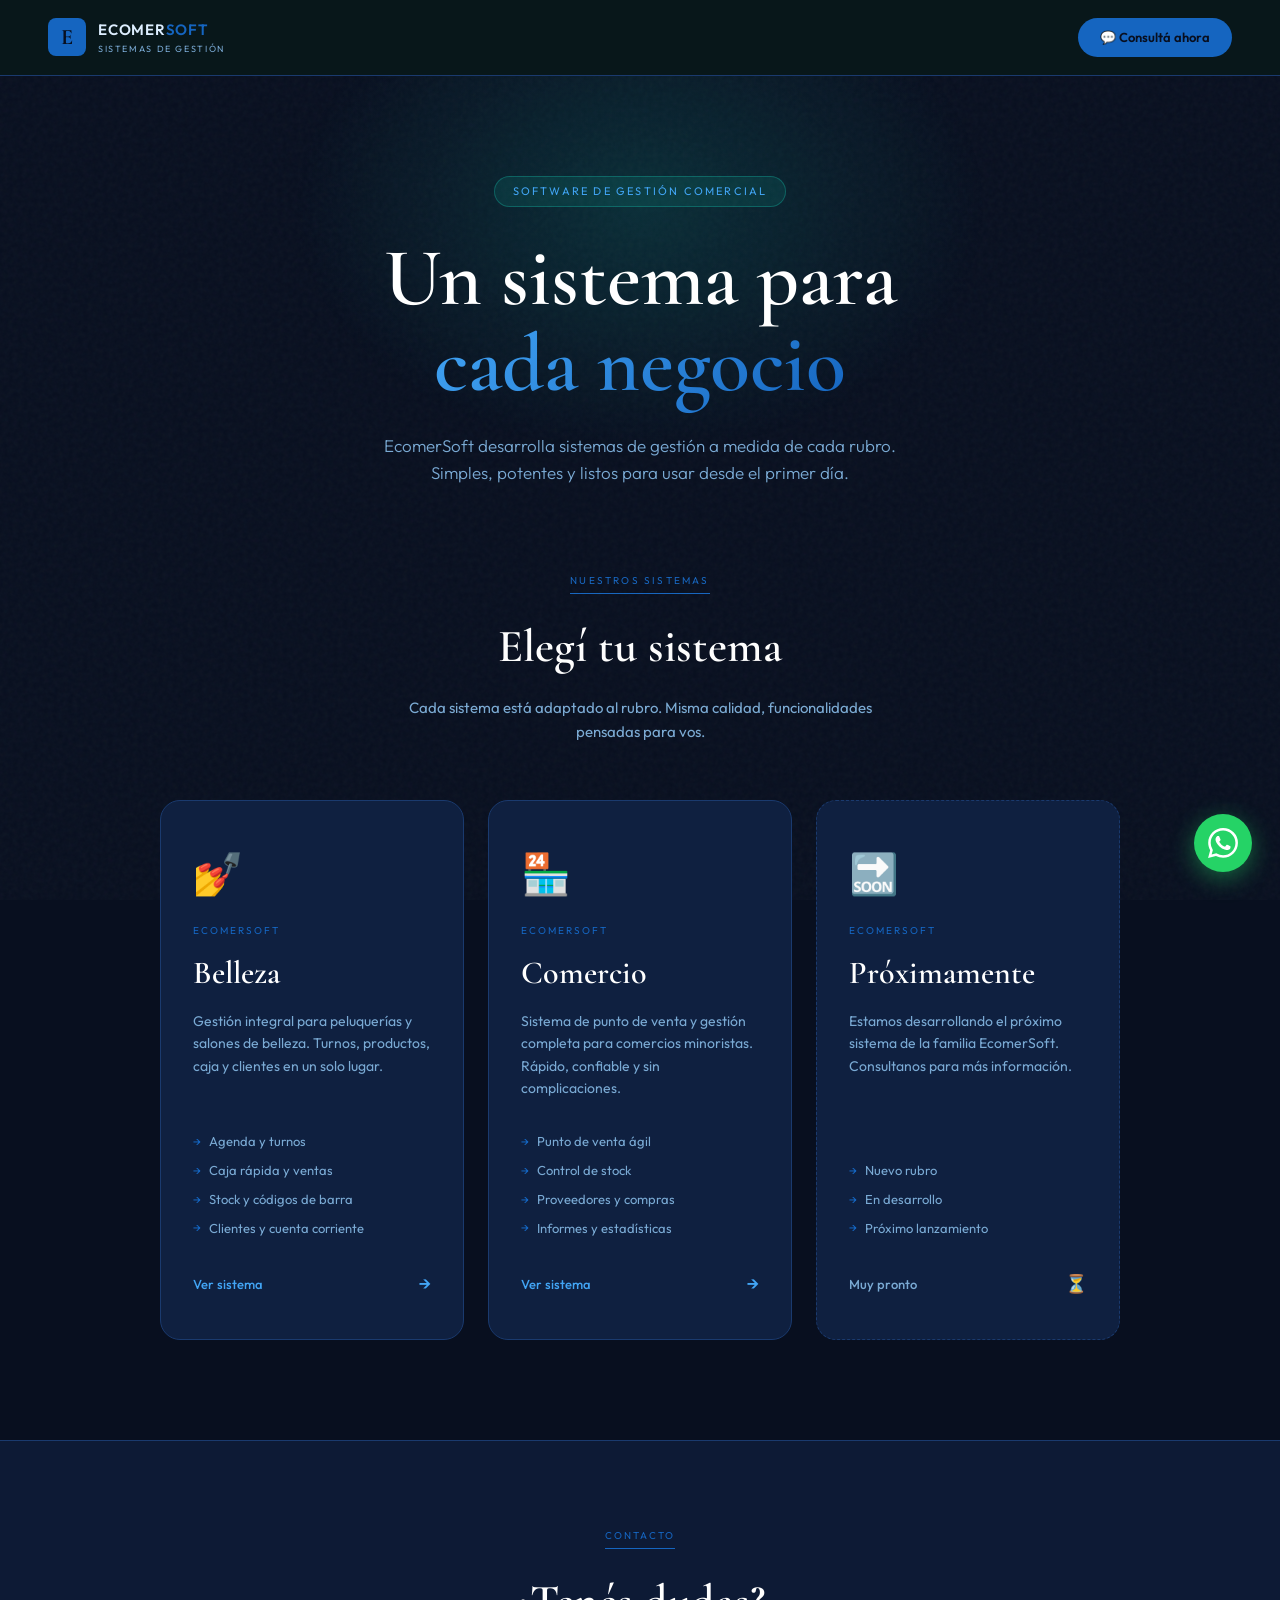
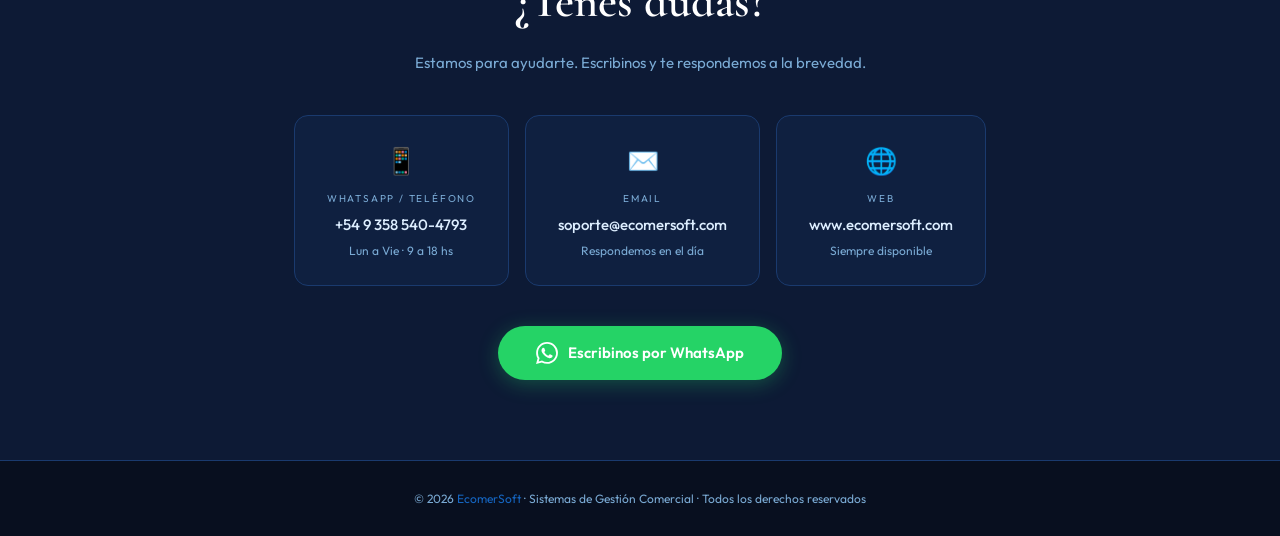
<file: index.html>
<!DOCTYPE html>
<html lang="es">
<head>
  <meta charset="UTF-8" />
  <meta name="viewport" content="width=device-width, initial-scale=1.0" />
  <title>EcomerSoft · Sistemas de Gestión Comercial para tu Negocio</title>
  <!-- ── SEO Meta Tags ─────────────────────────────────────────────────── -->
  <meta name="description" content="EcomerSoft desarrolla sistemas de gestión comercial para salones de belleza y comercios. Simple, potente y listo para usar desde el primer día. Probalo gratis 3 días." />
  <meta name="keywords" content="sistema de gestión comercial, software para salones de belleza, sistema para peluquerías, gestión de turnos, caja rapida, EcomerSoft" />
  <meta name="author" content="EcomerSoft" />
  <meta name="robots" content="index, follow" />
  <link rel="canonical" href="https://ecomersoft-web.vercel.app/index.html" />

  <!-- ── Open Graph (WhatsApp, Facebook, LinkedIn) ─────────────────────── -->
  <meta property="og:type" content="website" />
  <meta property="og:title" content="EcomerSoft · Sistemas de Gestión Comercial" />
  <meta property="og:description" content="Software de gestión para salones de belleza y comercios. Agenda, ventas, stock y más. Probalo gratis." />
  <meta property="og:url" content="https://ecomersoft-web.vercel.app/index.html" />
  <meta property="og:site_name" content="EcomerSoft" />
  <meta property="og:locale" content="es_AR" />

  <!-- ── Twitter Card ───────────────────────────────────────────────────── -->
  <meta name="twitter:card" content="summary" />
  <meta name="twitter:title" content="EcomerSoft · Sistemas de Gestión Comercial" />
  <meta name="twitter:description" content="Software de gestión para salones de belleza y comercios. Agenda, ventas, stock y más. Probalo gratis." />

  <!-- ── Schema.org (Google Rich Results) ──────────────────────────────── -->
  <script type="application/ld+json">
  {
    "@context": "https://schema.org",
    "@type": "SoftwareApplication",
    "name": "EcomerSoft · Sistemas de Gestión Comercial",
    "description": "EcomerSoft desarrolla sistemas de gestión comercial para salones de belleza y comercios. Simple, potente y listo para usar desde el primer día. Probalo gratis 3 días.",
    "applicationCategory": "BusinessApplication",
    "operatingSystem": "Windows",
    "offers": {
      "@type": "Offer",
      "price": "0",
      "priceCurrency": "ARS",
      "description": "Prueba gratuita de 3 días"
    },
    "author": {
      "@type": "Organization",
      "name": "EcomerSoft",
      "url": "https://ecomersoft-web.vercel.app",
      "contactPoint": {
        "@type": "ContactPoint",
        "telephone": "+54-9-358-540-4793",
        "contactType": "customer support",
        "email": "soporte@ecomersoft.com",
        "availableLanguage": "Spanish"
      }
    }
  }
  </script>
  <link href="https://fonts.googleapis.com/css2?family=Cormorant+Garamond:wght@400;600;700&family=Outfit:wght@300;400;500;600&display=swap" rel="stylesheet" />
  <link rel="stylesheet" href="style.css" />
</head>
<body>

  <nav>
    <a href="index.html" class="nav-logo">
      <div class="logo-box">E</div>
      <div class="logo-text">
        <div class="top">ECOMER<span>SOFT</span></div>
        <div class="sub">Sistemas de gestión</div>
      </div>
    </a>
    <a href="https://wa.me/5493585404793" target="_blank" class="cta-nav">💬 Consultá ahora</a>
  </nav>

  <section class="hero">
    <div class="hero-glow"></div>
    <div class="hero-badge">Software de gestión comercial</div>
    <h1>Un sistema para<br><em>cada negocio</em></h1>
    <p>EcomerSoft desarrolla sistemas de gestión a medida de cada rubro. Simples, potentes y listos para usar desde el primer día.</p>
  </section>

  <section class="systems-section">
    <div class="section-label"><span>Nuestros sistemas</span></div>
    <h2 class="section-title">Elegí tu sistema</h2>
    <p class="section-sub">Cada sistema está adaptado al rubro. Misma calidad, funcionalidades pensadas para vos.</p>

    <div class="systems-grid">

      <a href="belleza.html" class="sys-card">
        <div class="sys-icon">💅</div>
        <div class="sys-tag">EcomerSoft</div>
        <div class="sys-name">Belleza</div>
        <div class="sys-desc">Gestión integral para peluquerías y salones de belleza. Turnos, productos, caja y clientes en un solo lugar.</div>
        <ul class="sys-features">
          <li>Agenda y turnos</li>
          <li>Caja rápida y ventas</li>
          <li>Stock y códigos de barra</li>
          <li>Clientes y cuenta corriente</li>
        </ul>
        <div class="sys-link">Ver sistema <span>→</span></div>
      </a>

      <a href="comercio.html" class="sys-card">
        <div class="sys-icon">🏪</div>
        <div class="sys-tag">EcomerSoft</div>
        <div class="sys-name">Comercio</div>
        <div class="sys-desc">Sistema de punto de venta y gestión completa para comercios minoristas. Rápido, confiable y sin complicaciones.</div>
        <ul class="sys-features">
          <li>Punto de venta ágil</li>
          <li>Control de stock</li>
          <li>Proveedores y compras</li>
          <li>Informes y estadísticas</li>
        </ul>
        <div class="sys-link">Ver sistema <span>→</span></div>
      </a>

      <div class="sys-card coming">
        <div class="sys-icon">🔜</div>
        <div class="sys-tag">EcomerSoft</div>
        <div class="sys-name">Próximamente</div>
        <div class="sys-desc">Estamos desarrollando el próximo sistema de la familia EcomerSoft. Consultanos para más información.</div>
        <ul class="sys-features">
          <li>Nuevo rubro</li>
          <li>En desarrollo</li>
          <li>Próximo lanzamiento</li>
        </ul>
        <div class="sys-link" style="color: var(--muted)">Muy pronto <span>⏳</span></div>
      </div>

    </div>
  </section>

  <section class="contact-section">
    <div class="section-label"><span>Contacto</span></div>
    <h2 class="section-title">¿Tenés dudas?</h2>
    <p class="section-sub" style="margin-bottom:40px;">Estamos para ayudarte. Escribinos y te respondemos a la brevedad.</p>
    <div class="contact-cards">
      <div class="contact-card">
        <div class="icon">📱</div>
        <div class="label">WhatsApp / Teléfono</div>
        <div class="value">+54 9 358 540-4793</div>
        <div class="hours">Lun a Vie · 9 a 18 hs</div>
      </div>
      <div class="contact-card">
        <div class="icon">✉️</div>
        <div class="label">Email</div>
        <div class="value">soporte@ecomersoft.com</div>
        <div class="hours">Respondemos en el día</div>
      </div>
      <div class="contact-card">
        <div class="icon">🌐</div>
        <div class="label">Web</div>
        <div class="value">www.ecomersoft.com</div>
        <div class="hours">Siempre disponible</div>
      </div>
    </div>
    <a href="https://wa.me/5493585404793?text=Hola!%20Quiero%20saber%20m%C3%A1s%20sobre%20EcomerSoft" target="_blank" class="btn-wa">
      <svg viewBox="0 0 24 24"><path d="M17.472 14.382c-.297-.149-1.758-.867-2.03-.967-.273-.099-.471-.148-.67.15-.197.297-.767.966-.94 1.164-.173.199-.347.223-.644.075-.297-.15-1.255-.463-2.39-1.475-.883-.788-1.48-1.761-1.653-2.059-.173-.297-.018-.458.13-.606.134-.133.298-.347.446-.52.149-.174.198-.298.298-.497.099-.198.05-.371-.025-.52-.075-.149-.669-1.612-.916-2.207-.242-.579-.487-.5-.669-.51-.173-.008-.371-.01-.57-.01-.198 0-.52.074-.792.372-.272.297-1.04 1.016-1.04 2.479 0 1.462 1.065 2.875 1.213 3.074.149.198 2.096 3.2 5.077 4.487.709.306 1.262.489 1.694.625.712.227 1.36.195 1.871.118.571-.085 1.758-.719 2.006-1.413.248-.694.248-1.289.173-1.413-.074-.124-.272-.198-.57-.347m-5.421 7.403h-.004a9.87 9.87 0 01-5.031-1.378l-.361-.214-3.741.982.998-3.648-.235-.374a9.86 9.86 0 01-1.51-5.26c.001-5.45 4.436-9.884 9.888-9.884 2.64 0 5.122 1.03 6.988 2.898a9.825 9.825 0 012.893 6.994c-.003 5.45-4.437 9.884-9.885 9.884m8.413-18.297A11.815 11.815 0 0012.05 0C5.495 0 .16 5.335.157 11.892c0 2.096.547 4.142 1.588 5.945L.057 24l6.305-1.654a11.882 11.882 0 005.683 1.448h.005c6.554 0 11.89-5.335 11.893-11.893a11.821 11.821 0 00-3.48-8.413z"/></svg>
      Escribinos por WhatsApp
    </a>
  </section>

  <footer>
    © 2026 <span>EcomerSoft</span> · Sistemas de Gestión Comercial · Todos los derechos reservados
  </footer>

  <!-- WhatsApp flotante -->
  <a href="https://wa.me/5493585404793?text=Hola!%20Quiero%20saber%20m%C3%A1s%20sobre%20EcomerSoft"
     target="_blank"
     style="position:fixed;bottom:28px;right:28px;width:58px;height:58px;background:#25D366;border-radius:50%;display:flex;align-items:center;justify-content:center;box-shadow:0 6px 24px rgba(37,211,102,.45);z-index:999;transition:transform .2s,box-shadow .2s;"
     onmouseover="this.style.transform='scale(1.1)';this.style.boxShadow='0 8px 32px rgba(37,211,102,.6)'"
     onmouseout="this.style.transform='scale(1)';this.style.boxShadow='0 6px 24px rgba(37,211,102,.45)'"
     title="Escribinos por WhatsApp">
    <svg width="30" height="30" viewBox="0 0 24 24" fill="white">
      <path d="M17.472 14.382c-.297-.149-1.758-.867-2.03-.967-.273-.099-.471-.148-.67.15-.197.297-.767.966-.94 1.164-.173.199-.347.223-.644.075-.297-.15-1.255-.463-2.39-1.475-.883-.788-1.48-1.761-1.653-2.059-.173-.297-.018-.458.13-.606.134-.133.298-.347.446-.52.149-.174.198-.298.298-.497.099-.198.05-.371-.025-.52-.075-.149-.669-1.612-.916-2.207-.242-.579-.487-.5-.669-.51-.173-.008-.371-.01-.57-.01-.198 0-.52.074-.792.372-.272.297-1.04 1.016-1.04 2.479 0 1.462 1.065 2.875 1.213 3.074.149.198 2.096 3.2 5.077 4.487.709.306 1.262.489 1.694.625.712.227 1.36.195 1.871.118.571-.085 1.758-.719 2.006-1.413.248-.694.248-1.289.173-1.413-.074-.124-.272-.198-.57-.347m-5.421 7.403h-.004a9.87 9.87 0 01-5.031-1.378l-.361-.214-3.741.982.998-3.648-.235-.374a9.86 9.86 0 01-1.51-5.26c.001-5.45 4.436-9.884 9.888-9.884 2.64 0 5.122 1.03 6.988 2.898a9.825 9.825 0 012.893 6.994c-.003 5.45-4.437 9.884-9.885 9.884m8.413-18.297A11.815 11.815 0 0012.05 0C5.495 0 .16 5.335.157 11.892c0 2.096.547 4.142 1.588 5.945L.057 24l6.305-1.654a11.882 11.882 0 005.683 1.448h.005c6.554 0 11.89-5.335 11.893-11.893a11.821 11.821 0 00-3.48-8.413z"/>
    </svg>
  </a>

</body>
</html>
</file>
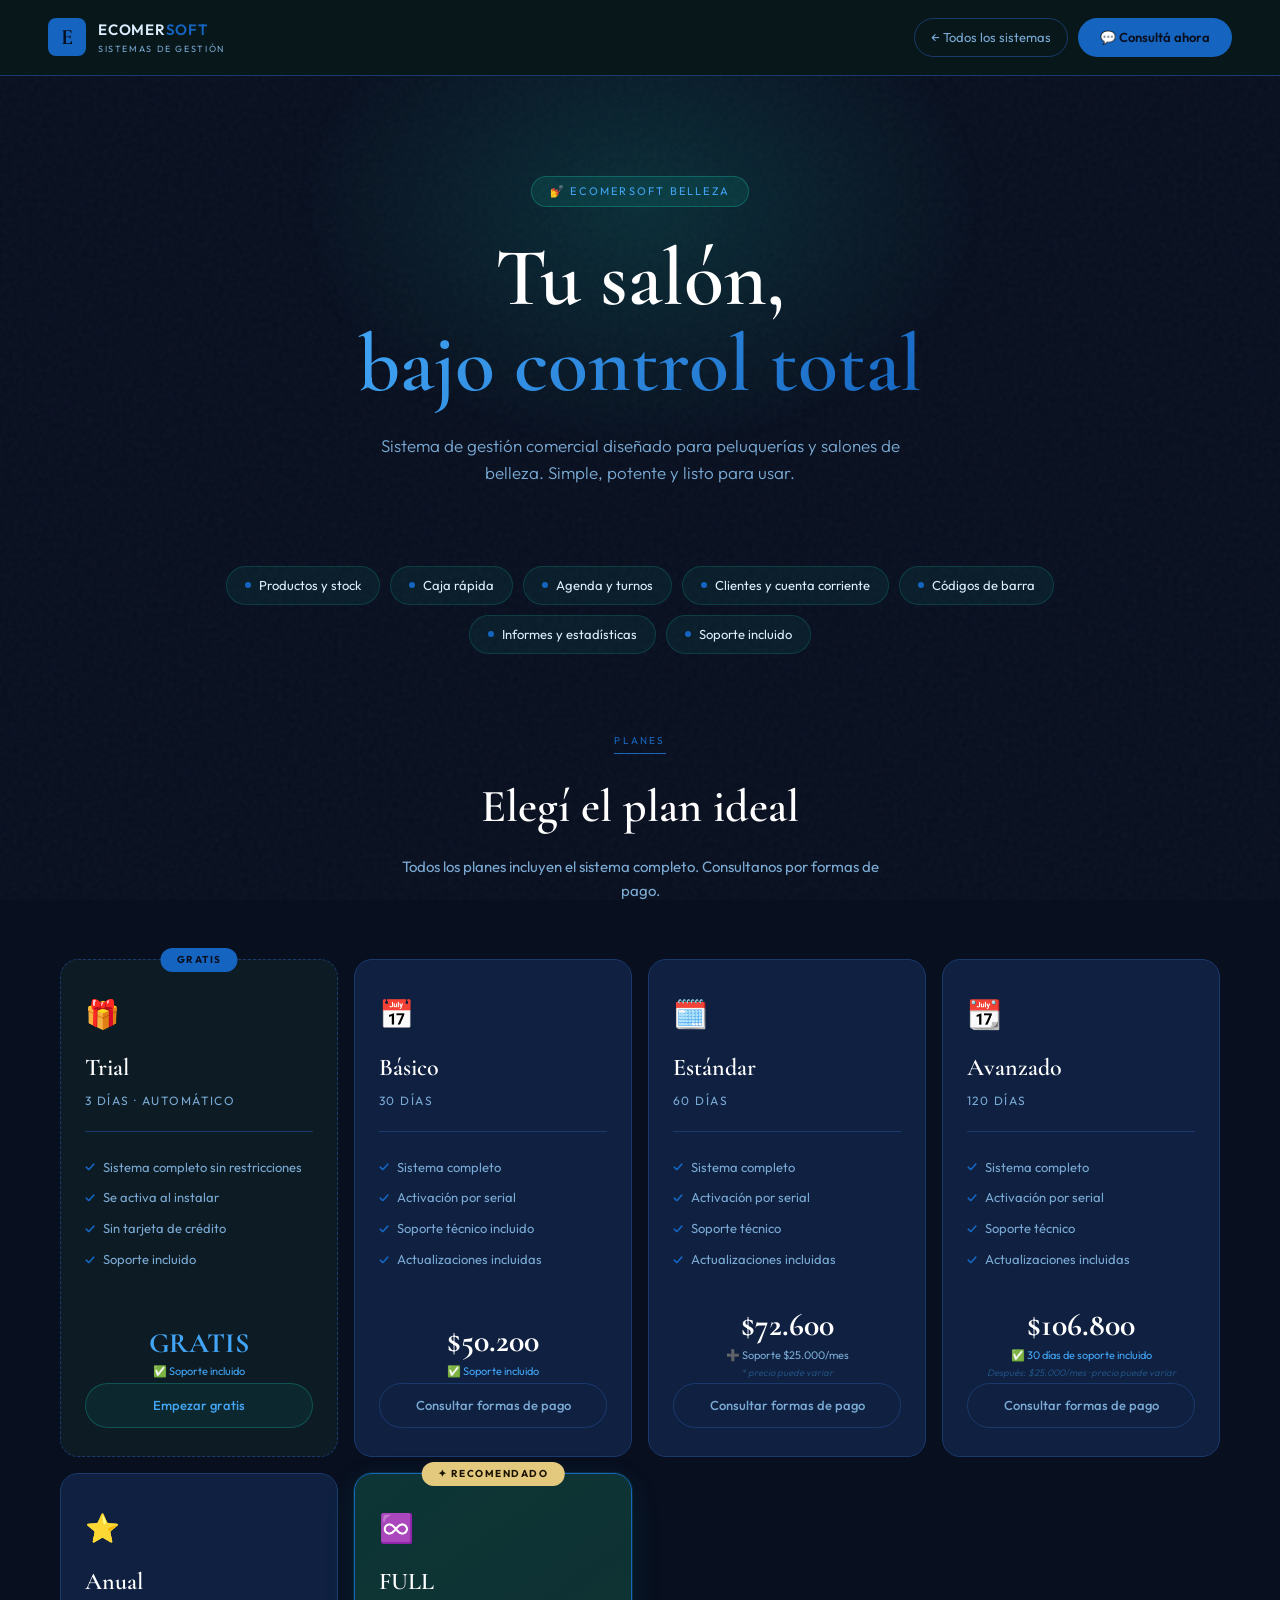
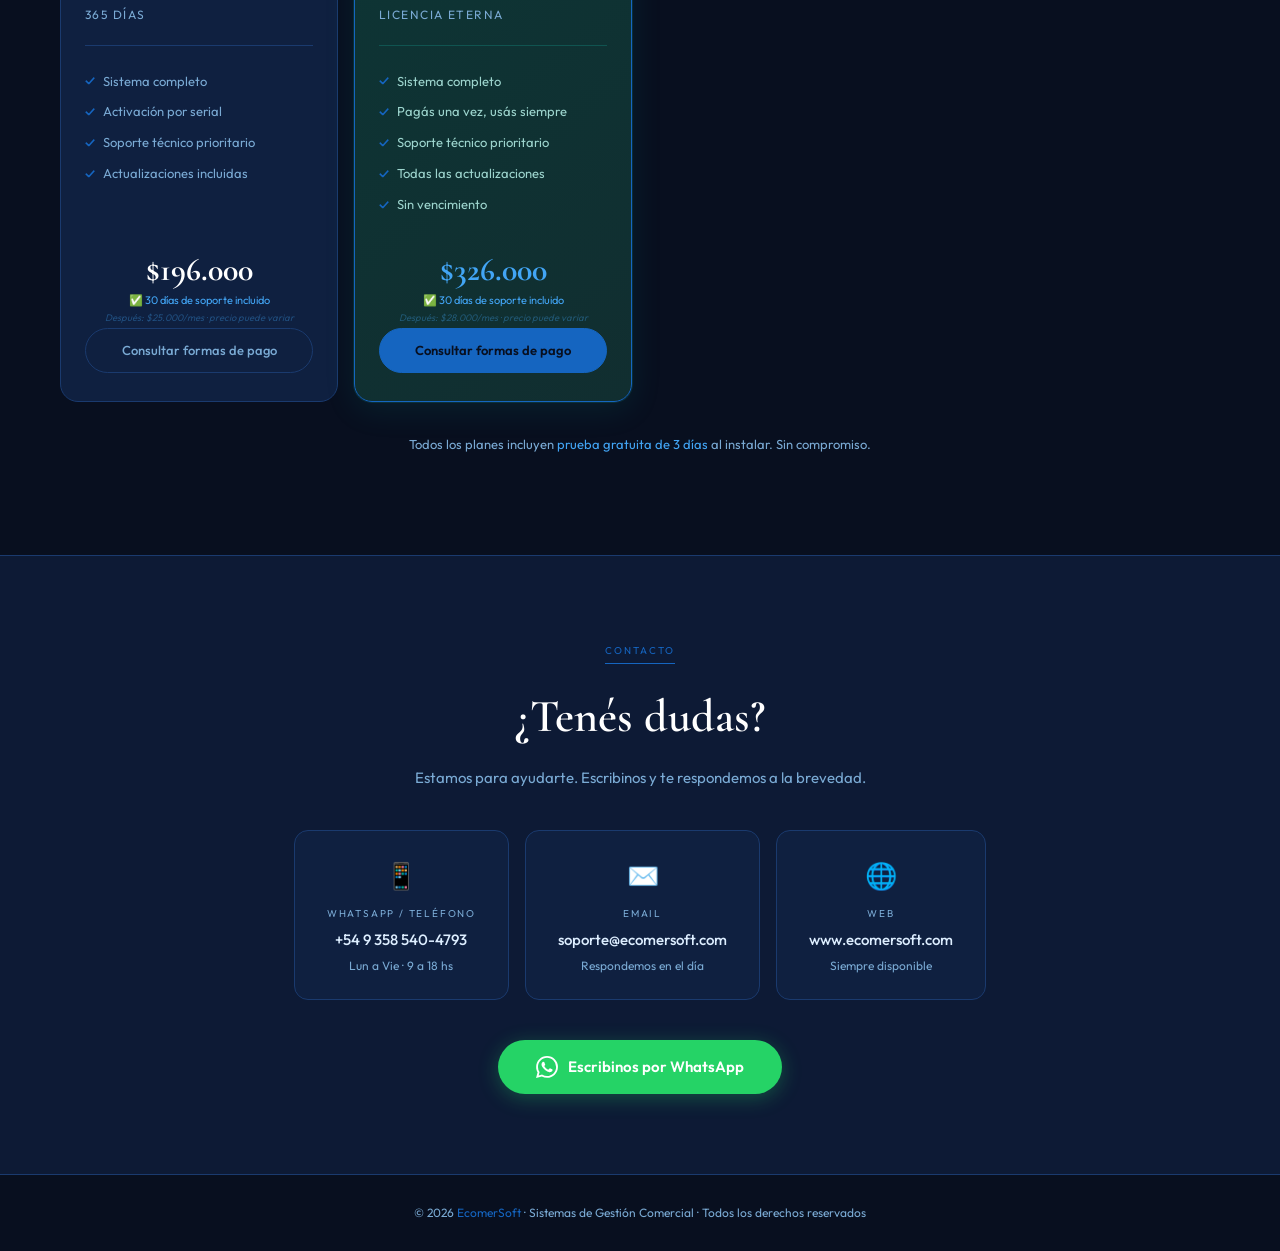
<file: belleza.html>
<!DOCTYPE html>
<html lang="es">
<head>
  <meta charset="UTF-8" />
  <meta name="viewport" content="width=device-width, initial-scale=1.0" />
  <title>EcomerSoft Belleza · Sistema de Gestión para Salones y Peluquerías</title>
  <!-- ── SEO Meta Tags ─────────────────────────────────────────────────── -->
  <meta name="description" content="Sistema de gestión completo para salones de belleza y peluquerías. Agenda de turnos, caja rápida, stock, clientes y liquidaciones. Fácil de usar. Probalo gratis 3 días." />
  <meta name="keywords" content="sistema para salón de belleza, software peluquería, agenda de turnos, gestión de clientes, caja rápida, EcomerSoft Belleza, sistema peluquería Argentina" />
  <meta name="author" content="EcomerSoft" />
  <meta name="robots" content="index, follow" />
  <link rel="canonical" href="https://ecomersoft-web.vercel.app/belleza.html" />

  <!-- ── Open Graph (WhatsApp, Facebook, LinkedIn) ─────────────────────── -->
  <meta property="og:type" content="website" />
  <meta property="og:title" content="EcomerSoft Belleza · Sistema para Salones de Belleza" />
  <meta property="og:description" content="Agenda de turnos, ventas, stock y liquidaciones para tu salón. Probalo gratis 3 días sin tarjeta." />
  <meta property="og:url" content="https://ecomersoft-web.vercel.app/belleza.html" />
  <meta property="og:site_name" content="EcomerSoft" />
  <meta property="og:locale" content="es_AR" />

  <!-- ── Twitter Card ───────────────────────────────────────────────────── -->
  <meta name="twitter:card" content="summary" />
  <meta name="twitter:title" content="EcomerSoft Belleza · Sistema para Salones de Belleza" />
  <meta name="twitter:description" content="Agenda de turnos, ventas, stock y liquidaciones para tu salón. Probalo gratis 3 días sin tarjeta." />

  <!-- ── Schema.org (Google Rich Results) ──────────────────────────────── -->
  <script type="application/ld+json">
  {
    "@context": "https://schema.org",
    "@type": "SoftwareApplication",
    "name": "EcomerSoft Belleza · Sistema para Salones de Belleza",
    "description": "Sistema de gestión completo para salones de belleza y peluquerías. Agenda de turnos, caja rápida, stock, clientes y liquidaciones. Fácil de usar. Probalo gratis 3 días.",
    "applicationCategory": "BusinessApplication",
    "operatingSystem": "Windows",
    "offers": {
      "@type": "Offer",
      "price": "0",
      "priceCurrency": "ARS",
      "description": "Prueba gratuita de 3 días"
    },
    "author": {
      "@type": "Organization",
      "name": "EcomerSoft",
      "url": "https://ecomersoft-web.vercel.app",
      "contactPoint": {
        "@type": "ContactPoint",
        "telephone": "+54-9-358-540-4793",
        "contactType": "customer support",
        "email": "soporte@ecomersoft.com",
        "availableLanguage": "Spanish"
      }
    }
  }
  </script>
  <link href="https://fonts.googleapis.com/css2?family=Cormorant+Garamond:wght@400;600;700&family=Outfit:wght@300;400;500;600&display=swap" rel="stylesheet" />
  <link rel="stylesheet" href="style.css" />
  <style>
    .plan-price {
      text-align: center;
      margin: 10px 0 6px;
    }
    .plan-price .amount {
      font-family: 'Cormorant Garamond', serif;
      font-size: 32px;
      font-weight: 700;
      color: var(--white);
      line-height: 1;
      display: block;
    }
    .plan-card.trial .plan-price .amount {
      color: #42A5F5;
      font-size: 28px;
    }
    .plan-card.full .plan-price .amount {
      color: var(--primary-lt);
    }
    .plan-support {
      font-size: 11px;
      color: var(--muted);
      text-align: center;
      margin-bottom: 4px;
      line-height: 1.5;
    }
    .plan-support .inc { color: #42A5F5; }
    .plan-support .note {
      font-size: 9.5px;
      color: rgba(66,165,245,.35);
      font-style: italic;
      display: block;
      margin-top: 2px;
    }
    .plan-card.full .plan-support { color: #90CAF9; }
  </style>
</head>
<body>

  <nav>
    <a href="index.html" class="nav-logo">
      <div class="logo-box">E</div>
      <div class="logo-text">
        <div class="top">ECOMER<span>SOFT</span></div>
        <div class="sub">Sistemas de gestión</div>
      </div>
    </a>
    <div class="nav-right">
      <a href="index.html" class="nav-back">← Todos los sistemas</a>
      <a href="https://wa.me/5493585404793" target="_blank" class="cta-nav">💬 Consultá ahora</a>
    </div>
  </nav>

  <section class="hero">
    <div class="hero-glow"></div>
    <div class="hero-badge">💅 EcomerSoft Belleza</div>
    <h1>Tu salón,<br><em>bajo control total</em></h1>
    <p>Sistema de gestión comercial diseñado para peluquerías y salones de belleza. Simple, potente y listo para usar.</p>
  </section>

  <div class="features-strip">
    <div class="feat-pill"><span class="dot"></span> Productos y stock</div>
    <div class="feat-pill"><span class="dot"></span> Caja rápida</div>
    <div class="feat-pill"><span class="dot"></span> Agenda y turnos</div>
    <div class="feat-pill"><span class="dot"></span> Clientes y cuenta corriente</div>
    <div class="feat-pill"><span class="dot"></span> Códigos de barra</div>
    <div class="feat-pill"><span class="dot"></span> Informes y estadísticas</div>
    <div class="feat-pill"><span class="dot"></span> Soporte incluido</div>
  </div>

  <section class="plans-section">
    <div class="section-label"><span>Planes</span></div>
    <h2 class="section-title">Elegí el plan ideal</h2>
    <p class="section-sub">Todos los planes incluyen el sistema completo. Consultanos por formas de pago.</p>

    <div class="plans-grid">

      <!-- TRIAL -->
      <div class="plan-card trial">
        <div class="plan-badge free">Gratis</div>
        <div class="plan-icon">🎁</div>
        <div class="plan-name">Trial</div>
        <div class="plan-duration">3 días · Automático</div>
        <div class="plan-divider"></div>
        <ul class="plan-features">
          <li>Sistema completo sin restricciones</li>
          <li>Se activa al instalar</li>
          <li>Sin tarjeta de crédito</li>
          <li>Soporte incluido</li>
        </ul>
        <div class="plan-price"><span class="amount">GRATIS</span></div>
        <div class="plan-support"><span class="inc">✅ Soporte incluido</span></div>
        <a href="https://wa.me/5493585404793?text=Hola!%20Quiero%20probar%20EcomerSoft%20Belleza" target="_blank" class="plan-cta">Empezar gratis</a>
      </div>

      <!-- BÁSICO -->
      <div class="plan-card">
        <div class="plan-icon">📅</div>
        <div class="plan-name">Básico</div>
        <div class="plan-duration">30 días</div>
        <div class="plan-divider"></div>
        <ul class="plan-features">
          <li>Sistema completo</li>
          <li>Activación por serial</li>
          <li>Soporte técnico incluido</li>
          <li>Actualizaciones incluidas</li>
        </ul>
        <div class="plan-price"><span class="amount">$50.200</span></div>
        <div class="plan-support"><span class="inc">✅ Soporte incluido</span></div>
        <a href="https://wa.me/5493585404793?text=Hola!%20Me%20interesa%20EcomerSoft%20Belleza%20plan%20B%C3%A1sico%2030%20d%C3%ADas" target="_blank" class="plan-cta">Consultar formas de pago</a>
      </div>

      <!-- ESTÁNDAR -->
      <div class="plan-card">
        <div class="plan-icon">🗓️</div>
        <div class="plan-name">Estándar</div>
        <div class="plan-duration">60 días</div>
        <div class="plan-divider"></div>
        <ul class="plan-features">
          <li>Sistema completo</li>
          <li>Activación por serial</li>
          <li>Soporte técnico</li>
          <li>Actualizaciones incluidas</li>
        </ul>
        <div class="plan-price"><span class="amount">$72.600</span></div>
        <div class="plan-support">
          ➕ Soporte $25.000/mes
          <span class="note">* precio puede variar</span>
        </div>
        <a href="https://wa.me/5493585404793?text=Hola!%20Me%20interesa%20EcomerSoft%20Belleza%20plan%20Est%C3%A1ndar%2060%20d%C3%ADas" target="_blank" class="plan-cta">Consultar formas de pago</a>
      </div>

      <!-- AVANZADO -->
      <div class="plan-card">
        <div class="plan-icon">📆</div>
        <div class="plan-name">Avanzado</div>
        <div class="plan-duration">120 días</div>
        <div class="plan-divider"></div>
        <ul class="plan-features">
          <li>Sistema completo</li>
          <li>Activación por serial</li>
          <li>Soporte técnico</li>
          <li>Actualizaciones incluidas</li>
        </ul>
        <div class="plan-price"><span class="amount">$106.800</span></div>
        <div class="plan-support">
          <span class="inc">✅ 30 días de soporte incluido</span>
          <span class="note">Después: $25.000/mes · precio puede variar</span>
        </div>
        <a href="https://wa.me/5493585404793?text=Hola!%20Me%20interesa%20EcomerSoft%20Belleza%20plan%20Avanzado%20120%20d%C3%ADas" target="_blank" class="plan-cta">Consultar formas de pago</a>
      </div>

      <!-- ANUAL -->
      <div class="plan-card">
        <div class="plan-icon">⭐</div>
        <div class="plan-name">Anual</div>
        <div class="plan-duration">365 días</div>
        <div class="plan-divider"></div>
        <ul class="plan-features">
          <li>Sistema completo</li>
          <li>Activación por serial</li>
          <li>Soporte técnico prioritario</li>
          <li>Actualizaciones incluidas</li>
        </ul>
        <div class="plan-price"><span class="amount">$196.000</span></div>
        <div class="plan-support">
          <span class="inc">✅ 30 días de soporte incluido</span>
          <span class="note">Después: $25.000/mes · precio puede variar</span>
        </div>
        <a href="https://wa.me/5493585404793?text=Hola!%20Me%20interesa%20EcomerSoft%20Belleza%20plan%20Anual" target="_blank" class="plan-cta">Consultar formas de pago</a>
      </div>

      <!-- FULL -->
      <div class="plan-card full">
        <div class="plan-badge">✦ Recomendado</div>
        <div class="plan-icon">♾️</div>
        <div class="plan-name">FULL</div>
        <div class="plan-duration">Licencia eterna</div>
        <div class="plan-divider"></div>
        <ul class="plan-features">
          <li>Sistema completo</li>
          <li>Pagás una vez, usás siempre</li>
          <li>Soporte técnico prioritario</li>
          <li>Todas las actualizaciones</li>
          <li>Sin vencimiento</li>
        </ul>
        <div class="plan-price"><span class="amount">$326.000</span></div>
        <div class="plan-support">
          <span class="inc">✅ 30 días de soporte incluido</span>
          <span class="note">Después: $28.000/mes · precio puede variar</span>
        </div>
        <a href="https://wa.me/5493585404793?text=Hola!%20Me%20interesa%20la%20licencia%20FULL%20de%20EcomerSoft%20Belleza" target="_blank" class="plan-cta">Consultar formas de pago</a>
      </div>

    </div>
    <p class="plans-note">Todos los planes incluyen <span>prueba gratuita de 3 días</span> al instalar. Sin compromiso.</p>
  </section>

  <section class="contact-section">
    <div class="section-label"><span>Contacto</span></div>
    <h2 class="section-title">¿Tenés dudas?</h2>
    <p class="section-sub" style="margin-bottom:40px;">Estamos para ayudarte. Escribinos y te respondemos a la brevedad.</p>
    <div class="contact-cards">
      <div class="contact-card">
        <div class="icon">📱</div>
        <div class="label">WhatsApp / Teléfono</div>
        <div class="value">+54 9 358 540-4793</div>
        <div class="hours">Lun a Vie · 9 a 18 hs</div>
      </div>
      <div class="contact-card">
        <div class="icon">✉️</div>
        <div class="label">Email</div>
        <div class="value">soporte@ecomersoft.com</div>
        <div class="hours">Respondemos en el día</div>
      </div>
      <div class="contact-card">
        <div class="icon">🌐</div>
        <div class="label">Web</div>
        <div class="value">www.ecomersoft.com</div>
        <div class="hours">Siempre disponible</div>
      </div>
    </div>
    <a href="https://wa.me/5493585404793?text=Hola!%20Quiero%20saber%20m%C3%A1s%20sobre%20EcomerSoft%20Belleza" target="_blank" class="btn-wa">
      <svg viewBox="0 0 24 24"><path d="M17.472 14.382c-.297-.149-1.758-.867-2.03-.967-.273-.099-.471-.148-.67.15-.197.297-.767.966-.94 1.164-.173.199-.347.223-.644.075-.297-.15-1.255-.463-2.39-1.475-.883-.788-1.48-1.761-1.653-2.059-.173-.297-.018-.458.13-.606.134-.133.298-.347.446-.52.149-.174.198-.298.298-.497.099-.198.05-.371-.025-.52-.075-.149-.669-1.612-.916-2.207-.242-.579-.487-.5-.669-.51-.173-.008-.371-.01-.57-.01-.198 0-.52.074-.792.372-.272.297-1.04 1.016-1.04 2.479 0 1.462 1.065 2.875 1.213 3.074.149.198 2.096 3.2 5.077 4.487.709.306 1.262.489 1.694.625.712.227 1.36.195 1.871.118.571-.085 1.758-.719 2.006-1.413.248-.694.248-1.289.173-1.413-.074-.124-.272-.198-.57-.347m-5.421 7.403h-.004a9.87 9.87 0 01-5.031-1.378l-.361-.214-3.741.982.998-3.648-.235-.374a9.86 9.86 0 01-1.51-5.26c.001-5.45 4.436-9.884 9.888-9.884 2.64 0 5.122 1.03 6.988 2.898a9.825 9.825 0 012.893 6.994c-.003 5.45-4.437 9.884-9.885 9.884m8.413-18.297A11.815 11.815 0 0012.05 0C5.495 0 .16 5.335.157 11.892c0 2.096.547 4.142 1.588 5.945L.057 24l6.305-1.654a11.882 11.882 0 005.683 1.448h.005c6.554 0 11.89-5.335 11.893-11.893a11.821 11.821 0 00-3.48-8.413z"/></svg>
      Escribinos por WhatsApp
    </a>
  </section>

  <footer>
    © 2026 <span>EcomerSoft</span> · Sistemas de Gestión Comercial · Todos los derechos reservados
  </footer>

</body>
</html>
</file>
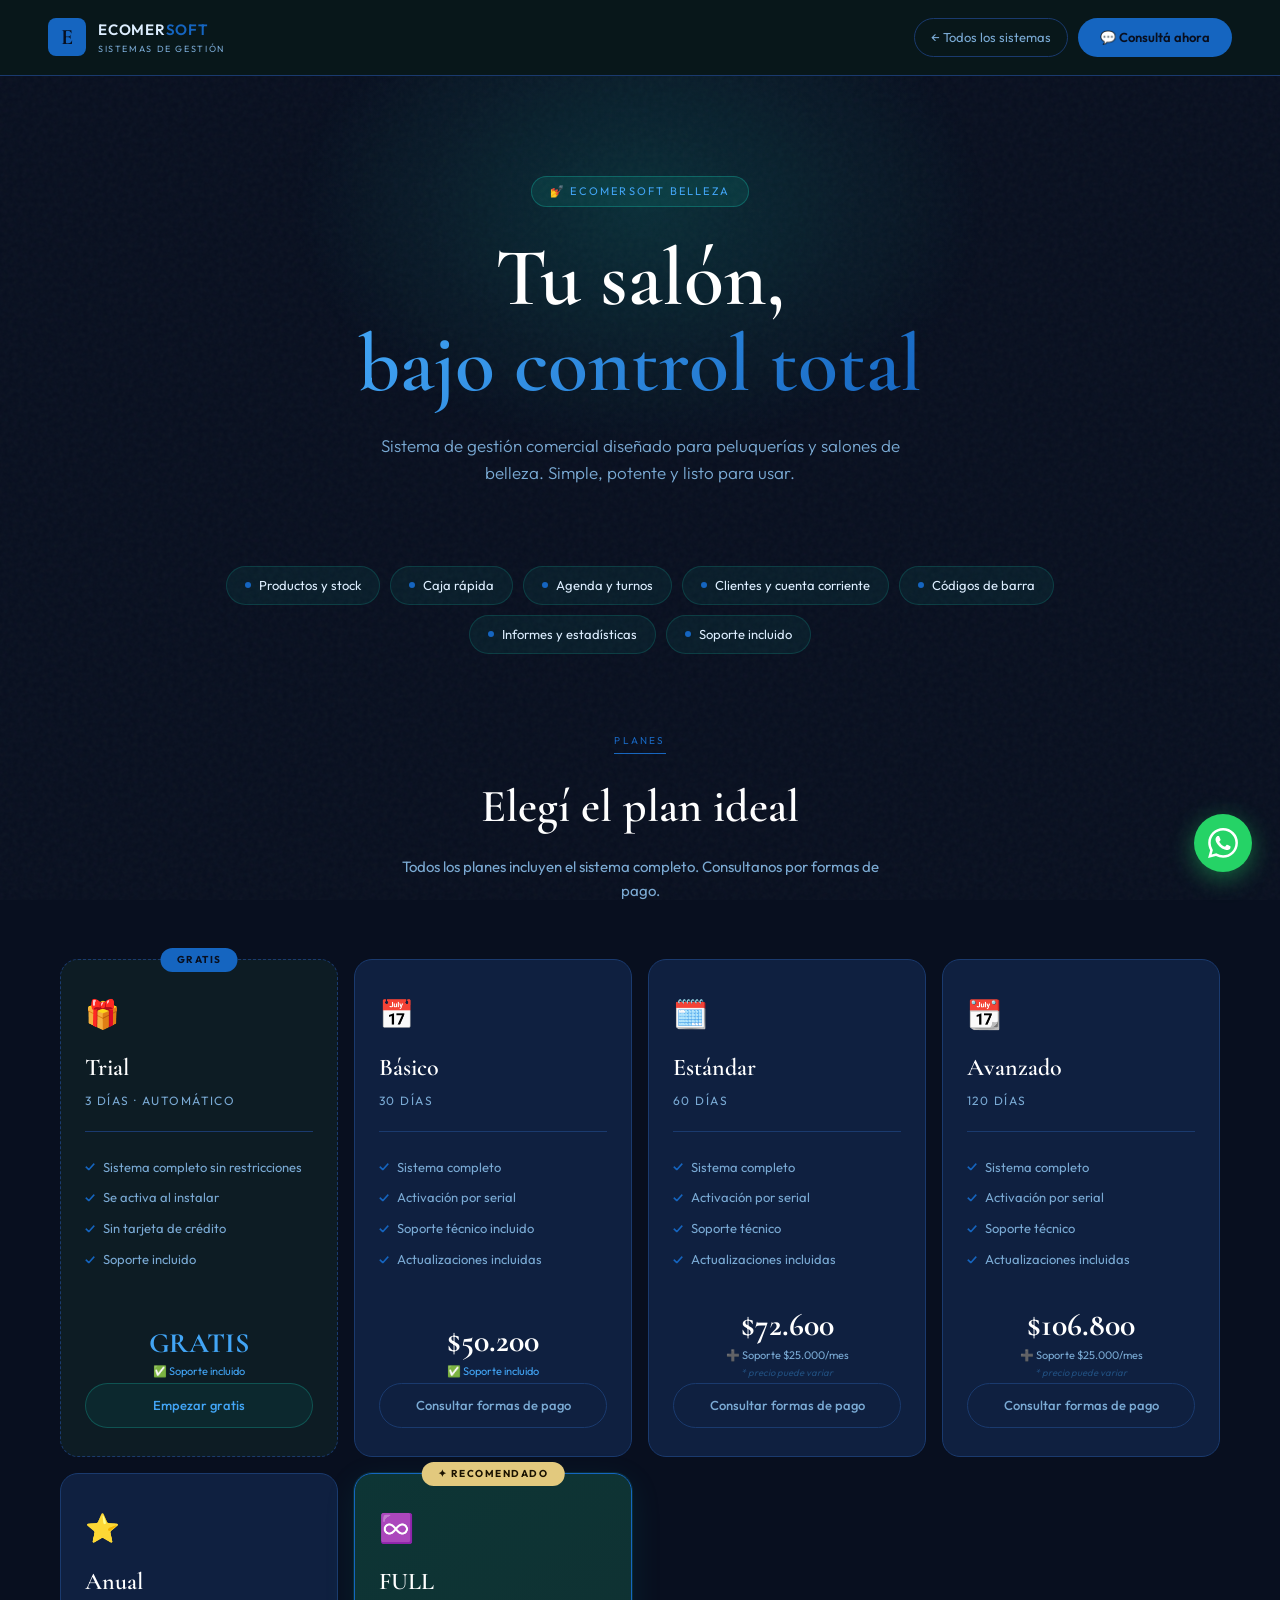
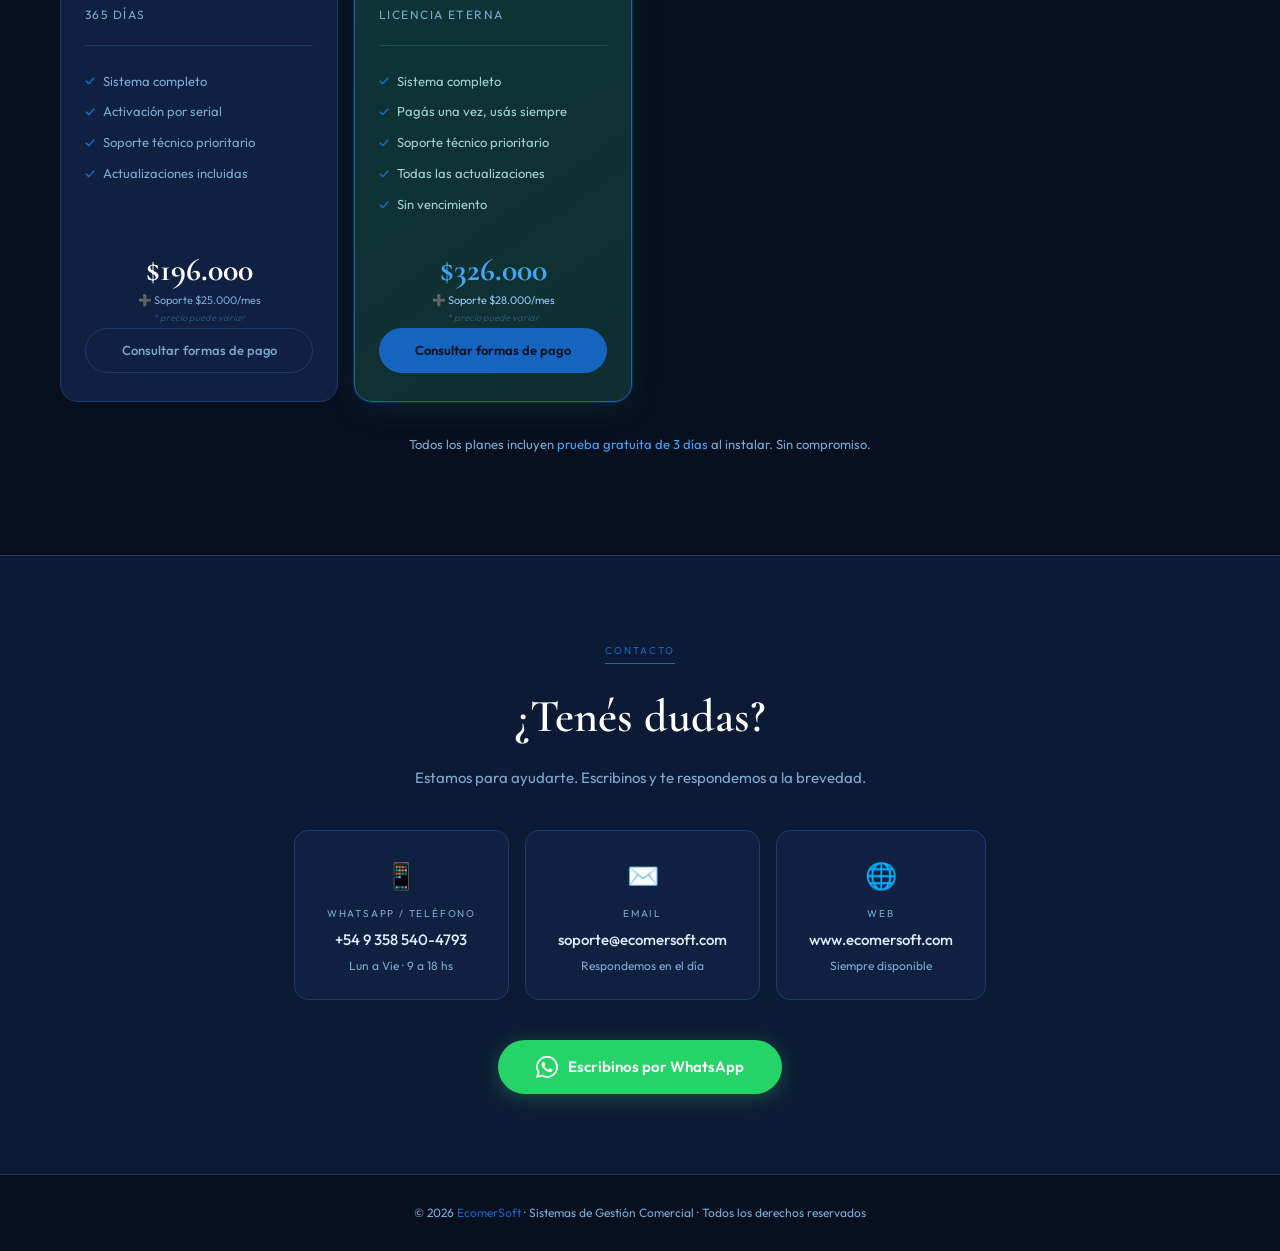
<file: belleza_1.html>
<!DOCTYPE html>
<html lang="es">
<head>
  <meta charset="UTF-8" />
  <meta name="viewport" content="width=device-width, initial-scale=1.0" />
  <title>EcomerSoft Belleza · Sistema para Salones</title>
  <link href="https://fonts.googleapis.com/css2?family=Cormorant+Garamond:wght@400;600;700&family=Outfit:wght@300;400;500;600&display=swap" rel="stylesheet" />
  <link rel="stylesheet" href="style.css" />
  <style>
    .plan-price { text-align:center; margin:10px 0 6px; }
    .plan-price .amount { font-family:'Cormorant Garamond',serif; font-size:32px; font-weight:700; color:var(--white); line-height:1; display:block; }
    .plan-card.trial .plan-price .amount { color:#42A5F5; font-size:28px; }
    .plan-card.full .plan-price .amount { color:var(--primary-lt); }
    .plan-support { font-size:11px; color:var(--muted); text-align:center; margin-bottom:4px; line-height:1.5; }
    .plan-support .inc { color:#42A5F5; }
    .plan-support .note { font-size:9.5px; color:rgba(66,165,245,.35); font-style:italic; display:block; margin-top:2px; }
    .plan-card.full .plan-support { color:#90CAF9; }
  </style>
</head>
<body>

  <nav>
    <a href="index.html" class="nav-logo">
      <div class="logo-box">E</div>
      <div class="logo-text">
        <div class="top">ECOMER<span>SOFT</span></div>
        <div class="sub">Sistemas de gestión</div>
      </div>
    </a>
    <div class="nav-right">
      <a href="index.html" class="nav-back">← Todos los sistemas</a>
      <a href="https://wa.me/5493585404793" target="_blank" class="cta-nav">💬 Consultá ahora</a>
    </div>
  </nav>

  <section class="hero">
    <div class="hero-glow"></div>
    <div class="hero-badge">💅 EcomerSoft Belleza</div>
    <h1>Tu salón,<br><em>bajo control total</em></h1>
    <p>Sistema de gestión comercial diseñado para peluquerías y salones de belleza. Simple, potente y listo para usar.</p>
  </section>

  <div class="features-strip">
    <div class="feat-pill"><span class="dot"></span> Productos y stock</div>
    <div class="feat-pill"><span class="dot"></span> Caja rápida</div>
    <div class="feat-pill"><span class="dot"></span> Agenda y turnos</div>
    <div class="feat-pill"><span class="dot"></span> Clientes y cuenta corriente</div>
    <div class="feat-pill"><span class="dot"></span> Códigos de barra</div>
    <div class="feat-pill"><span class="dot"></span> Informes y estadísticas</div>
    <div class="feat-pill"><span class="dot"></span> Soporte incluido</div>
  </div>

  <section class="plans-section">
    <div class="section-label"><span>Planes</span></div>
    <h2 class="section-title">Elegí el plan ideal</h2>
    <p class="section-sub">Todos los planes incluyen el sistema completo. Consultanos por formas de pago.</p>

    <div class="plans-grid">

      <div class="plan-card trial">
        <div class="plan-badge free">Gratis</div>
        <div class="plan-icon">🎁</div>
        <div class="plan-name">Trial</div>
        <div class="plan-duration">3 días · Automático</div>
        <div class="plan-divider"></div>
        <ul class="plan-features">
          <li>Sistema completo sin restricciones</li>
          <li>Se activa al instalar</li>
          <li>Sin tarjeta de crédito</li>
          <li>Soporte incluido</li>
        </ul>
        <div class="plan-price"><span class="amount">GRATIS</span></div>
        <div class="plan-support"><span class="inc">✅ Soporte incluido</span></div>
        <a href="https://wa.me/5493585404793?text=Hola!%20Quiero%20probar%20EcomerSoft%20Belleza" target="_blank" class="plan-cta">Empezar gratis</a>
      </div>

      <div class="plan-card">
        <div class="plan-icon">📅</div>
        <div class="plan-name">Básico</div>
        <div class="plan-duration">30 días</div>
        <div class="plan-divider"></div>
        <ul class="plan-features">
          <li>Sistema completo</li>
          <li>Activación por serial</li>
          <li>Soporte técnico incluido</li>
          <li>Actualizaciones incluidas</li>
        </ul>
        <div class="plan-price"><span class="amount">$50.200</span></div>
        <div class="plan-support"><span class="inc">✅ Soporte incluido</span></div>
        <a href="https://wa.me/5493585404793?text=Hola!%20Me%20interesa%20EcomerSoft%20Belleza%20plan%20B%C3%A1sico%2030%20d%C3%ADas" target="_blank" class="plan-cta">Consultar formas de pago</a>
      </div>

      <div class="plan-card">
        <div class="plan-icon">🗓️</div>
        <div class="plan-name">Estándar</div>
        <div class="plan-duration">60 días</div>
        <div class="plan-divider"></div>
        <ul class="plan-features">
          <li>Sistema completo</li>
          <li>Activación por serial</li>
          <li>Soporte técnico</li>
          <li>Actualizaciones incluidas</li>
        </ul>
        <div class="plan-price"><span class="amount">$72.600</span></div>
        <div class="plan-support">➕ Soporte $25.000/mes<span class="note">* precio puede variar</span></div>
        <a href="https://wa.me/5493585404793?text=Hola!%20Me%20interesa%20EcomerSoft%20Belleza%20plan%20Est%C3%A1ndar%2060%20d%C3%ADas" target="_blank" class="plan-cta">Consultar formas de pago</a>
      </div>

      <div class="plan-card">
        <div class="plan-icon">📆</div>
        <div class="plan-name">Avanzado</div>
        <div class="plan-duration">120 días</div>
        <div class="plan-divider"></div>
        <ul class="plan-features">
          <li>Sistema completo</li>
          <li>Activación por serial</li>
          <li>Soporte técnico</li>
          <li>Actualizaciones incluidas</li>
        </ul>
        <div class="plan-price"><span class="amount">$106.800</span></div>
        <div class="plan-support">➕ Soporte $25.000/mes<span class="note">* precio puede variar</span></div>
        <a href="https://wa.me/5493585404793?text=Hola!%20Me%20interesa%20EcomerSoft%20Belleza%20plan%20Avanzado%20120%20d%C3%ADas" target="_blank" class="plan-cta">Consultar formas de pago</a>
      </div>

      <div class="plan-card">
        <div class="plan-icon">⭐</div>
        <div class="plan-name">Anual</div>
        <div class="plan-duration">365 días</div>
        <div class="plan-divider"></div>
        <ul class="plan-features">
          <li>Sistema completo</li>
          <li>Activación por serial</li>
          <li>Soporte técnico prioritario</li>
          <li>Actualizaciones incluidas</li>
        </ul>
        <div class="plan-price"><span class="amount">$196.000</span></div>
        <div class="plan-support">➕ Soporte $25.000/mes<span class="note">* precio puede variar</span></div>
        <a href="https://wa.me/5493585404793?text=Hola!%20Me%20interesa%20EcomerSoft%20Belleza%20plan%20Anual" target="_blank" class="plan-cta">Consultar formas de pago</a>
      </div>

      <div class="plan-card full">
        <div class="plan-badge">✦ Recomendado</div>
        <div class="plan-icon">♾️</div>
        <div class="plan-name">FULL</div>
        <div class="plan-duration">Licencia eterna</div>
        <div class="plan-divider"></div>
        <ul class="plan-features">
          <li>Sistema completo</li>
          <li>Pagás una vez, usás siempre</li>
          <li>Soporte técnico prioritario</li>
          <li>Todas las actualizaciones</li>
          <li>Sin vencimiento</li>
        </ul>
        <div class="plan-price"><span class="amount">$326.000</span></div>
        <div class="plan-support">➕ Soporte $28.000/mes<span class="note">* precio puede variar</span></div>
        <a href="https://wa.me/5493585404793?text=Hola!%20Me%20interesa%20la%20licencia%20FULL%20de%20EcomerSoft%20Belleza" target="_blank" class="plan-cta">Consultar formas de pago</a>
      </div>

    </div>
    <p class="plans-note">Todos los planes incluyen <span>prueba gratuita de 3 días</span> al instalar. Sin compromiso.</p>
  </section>

  <section class="contact-section">
    <div class="section-label"><span>Contacto</span></div>
    <h2 class="section-title">¿Tenés dudas?</h2>
    <p class="section-sub" style="margin-bottom:40px;">Estamos para ayudarte. Escribinos y te respondemos a la brevedad.</p>
    <div class="contact-cards">
      <div class="contact-card">
        <div class="icon">📱</div>
        <div class="label">WhatsApp / Teléfono</div>
        <div class="value">+54 9 358 540-4793</div>
        <div class="hours">Lun a Vie · 9 a 18 hs</div>
      </div>
      <div class="contact-card">
        <div class="icon">✉️</div>
        <div class="label">Email</div>
        <div class="value">soporte@ecomersoft.com</div>
        <div class="hours">Respondemos en el día</div>
      </div>
      <div class="contact-card">
        <div class="icon">🌐</div>
        <div class="label">Web</div>
        <div class="value">www.ecomersoft.com</div>
        <div class="hours">Siempre disponible</div>
      </div>
    </div>
    <a href="https://wa.me/5493585404793?text=Hola!%20Quiero%20saber%20m%C3%A1s%20sobre%20EcomerSoft%20Belleza" target="_blank" class="btn-wa">
      <svg viewBox="0 0 24 24"><path d="M17.472 14.382c-.297-.149-1.758-.867-2.03-.967-.273-.099-.471-.148-.67.15-.197.297-.767.966-.94 1.164-.173.199-.347.223-.644.075-.297-.15-1.255-.463-2.39-1.475-.883-.788-1.48-1.761-1.653-2.059-.173-.297-.018-.458.13-.606.134-.133.298-.347.446-.52.149-.174.198-.298.298-.497.099-.198.05-.371-.025-.52-.075-.149-.669-1.612-.916-2.207-.242-.579-.487-.5-.669-.51-.173-.008-.371-.01-.57-.01-.198 0-.52.074-.792.372-.272.297-1.04 1.016-1.04 2.479 0 1.462 1.065 2.875 1.213 3.074.149.198 2.096 3.2 5.077 4.487.709.306 1.262.489 1.694.625.712.227 1.36.195 1.871.118.571-.085 1.758-.719 2.006-1.413.248-.694.248-1.289.173-1.413-.074-.124-.272-.198-.57-.347m-5.421 7.403h-.004a9.87 9.87 0 01-5.031-1.378l-.361-.214-3.741.982.998-3.648-.235-.374a9.86 9.86 0 01-1.51-5.26c.001-5.45 4.436-9.884 9.888-9.884 2.64 0 5.122 1.03 6.988 2.898a9.825 9.825 0 012.893 6.994c-.003 5.45-4.437 9.884-9.885 9.884m8.413-18.297A11.815 11.815 0 0012.05 0C5.495 0 .16 5.335.157 11.892c0 2.096.547 4.142 1.588 5.945L.057 24l6.305-1.654a11.882 11.882 0 005.683 1.448h.005c6.554 0 11.89-5.335 11.893-11.893a11.821 11.821 0 00-3.48-8.413z"/></svg>
      Escribinos por WhatsApp
    </a>
  </section>

  <footer>
    © 2026 <span>EcomerSoft</span> · Sistemas de Gestión Comercial · Todos los derechos reservados
  </footer>

  <!-- WhatsApp flotante -->
  <a href="https://wa.me/5493585404793?text=Hola!%20Quiero%20saber%20m%C3%A1s%20sobre%20EcomerSoft%20Belleza"
     target="_blank"
     style="position:fixed;bottom:28px;right:28px;width:58px;height:58px;background:#25D366;border-radius:50%;display:flex;align-items:center;justify-content:center;box-shadow:0 6px 24px rgba(37,211,102,.45);z-index:999;transition:transform .2s,box-shadow .2s;"
     onmouseover="this.style.transform='scale(1.1)';this.style.boxShadow='0 8px 32px rgba(37,211,102,.6)'"
     onmouseout="this.style.transform='scale(1)';this.style.boxShadow='0 6px 24px rgba(37,211,102,.45)'"
     title="Escribinos por WhatsApp">
    <svg width="30" height="30" viewBox="0 0 24 24" fill="white">
      <path d="M17.472 14.382c-.297-.149-1.758-.867-2.03-.967-.273-.099-.471-.148-.67.15-.197.297-.767.966-.94 1.164-.173.199-.347.223-.644.075-.297-.15-1.255-.463-2.39-1.475-.883-.788-1.48-1.761-1.653-2.059-.173-.297-.018-.458.13-.606.134-.133.298-.347.446-.52.149-.174.198-.298.298-.497.099-.198.05-.371-.025-.52-.075-.149-.669-1.612-.916-2.207-.242-.579-.487-.5-.669-.51-.173-.008-.371-.01-.57-.01-.198 0-.52.074-.792.372-.272.297-1.04 1.016-1.04 2.479 0 1.462 1.065 2.875 1.213 3.074.149.198 2.096 3.2 5.077 4.487.709.306 1.262.489 1.694.625.712.227 1.36.195 1.871.118.571-.085 1.758-.719 2.006-1.413.248-.694.248-1.289.173-1.413-.074-.124-.272-.198-.57-.347m-5.421 7.403h-.004a9.87 9.87 0 01-5.031-1.378l-.361-.214-3.741.982.998-3.648-.235-.374a9.86 9.86 0 01-1.51-5.26c.001-5.45 4.436-9.884 9.888-9.884 2.64 0 5.122 1.03 6.988 2.898a9.825 9.825 0 012.893 6.994c-.003 5.45-4.437 9.884-9.885 9.884m8.413-18.297A11.815 11.815 0 0012.05 0C5.495 0 .16 5.335.157 11.892c0 2.096.547 4.142 1.588 5.945L.057 24l6.305-1.654a11.882 11.882 0 005.683 1.448h.005c6.554 0 11.89-5.335 11.893-11.893a11.821 11.821 0 00-3.48-8.413z"/>
    </svg>
  </a>

</body>
</html>
</file>
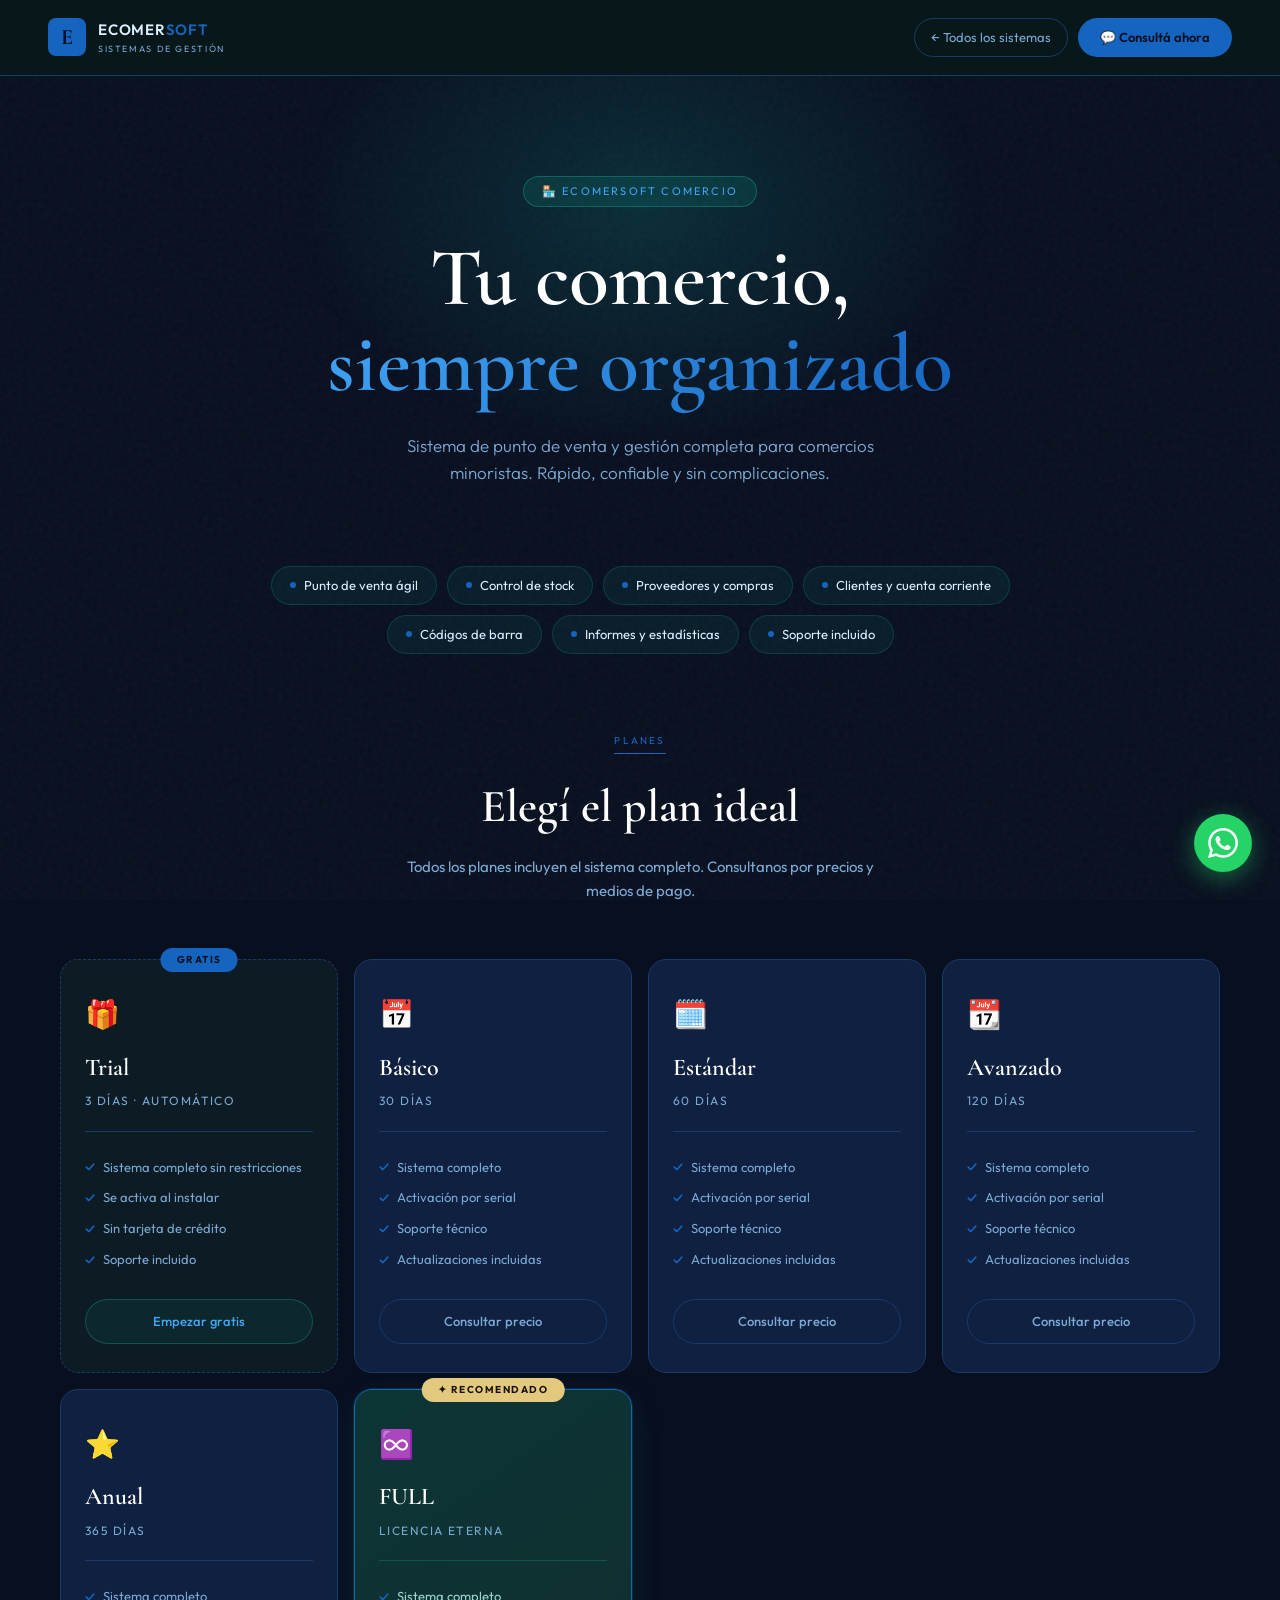
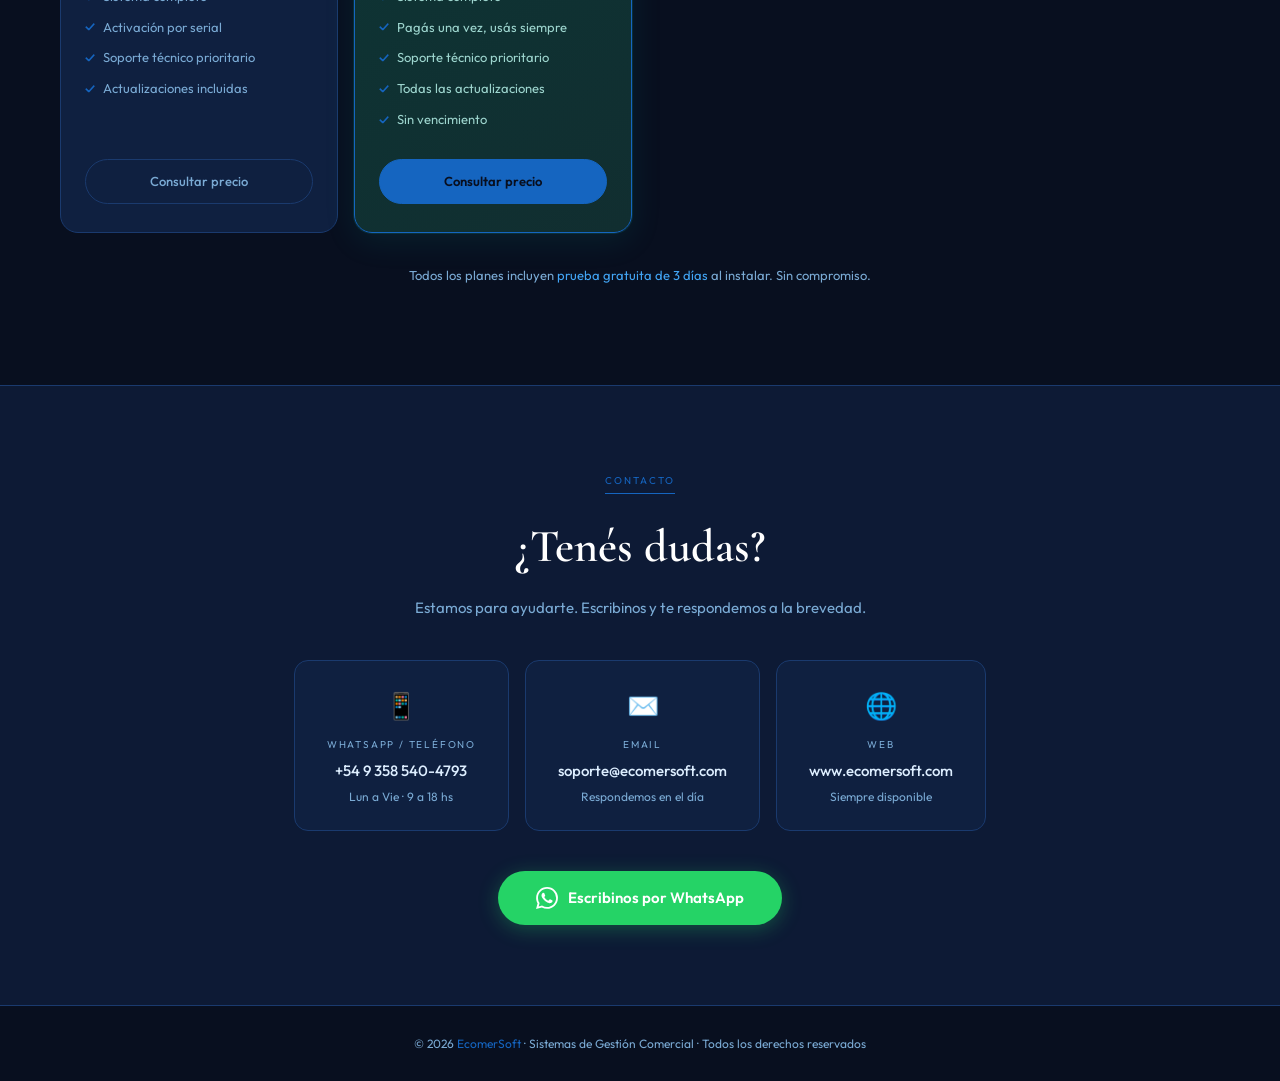
<file: comercio.html>
<!DOCTYPE html>
<html lang="es">
<head>
  <meta charset="UTF-8" />
  <meta name="viewport" content="width=device-width, initial-scale=1.0" />
  <title>EcomerSoft Comercio · Sistema de Punto de Venta para Comercios</title>
  <!-- ── SEO Meta Tags ─────────────────────────────────────────────────── -->
  <meta name="description" content="Sistema de punto de venta y gestión completa para comercios minoristas. Control de stock, caja, clientes, proveedores y estadísticas. Probalo gratis 3 días." />
  <meta name="keywords" content="sistema punto de venta, software para comercios, control de stock, gestión comercio minorista, EcomerSoft Comercio, sistema ventas Argentina" />
  <meta name="author" content="EcomerSoft" />
  <meta name="robots" content="index, follow" />
  <link rel="canonical" href="https://ecomersoft-web.vercel.app/comercio.html" />

  <!-- ── Open Graph (WhatsApp, Facebook, LinkedIn) ─────────────────────── -->
  <meta property="og:type" content="website" />
  <meta property="og:title" content="EcomerSoft Comercio · Punto de Venta para tu Comercio" />
  <meta property="og:description" content="Gestión completa para comercios: ventas, stock, clientes y proveedores. Probalo gratis 3 días." />
  <meta property="og:url" content="https://ecomersoft-web.vercel.app/comercio.html" />
  <meta property="og:site_name" content="EcomerSoft" />
  <meta property="og:locale" content="es_AR" />

  <!-- ── Twitter Card ───────────────────────────────────────────────────── -->
  <meta name="twitter:card" content="summary" />
  <meta name="twitter:title" content="EcomerSoft Comercio · Punto de Venta para tu Comercio" />
  <meta name="twitter:description" content="Gestión completa para comercios: ventas, stock, clientes y proveedores. Probalo gratis 3 días." />

  <!-- ── Schema.org (Google Rich Results) ──────────────────────────────── -->
  <script type="application/ld+json">
  {
    "@context": "https://schema.org",
    "@type": "SoftwareApplication",
    "name": "EcomerSoft Comercio · Punto de Venta para tu Comercio",
    "description": "Sistema de punto de venta y gestión completa para comercios minoristas. Control de stock, caja, clientes, proveedores y estadísticas. Probalo gratis 3 días.",
    "applicationCategory": "BusinessApplication",
    "operatingSystem": "Windows",
    "offers": {
      "@type": "Offer",
      "price": "0",
      "priceCurrency": "ARS",
      "description": "Prueba gratuita de 3 días"
    },
    "author": {
      "@type": "Organization",
      "name": "EcomerSoft",
      "url": "https://ecomersoft-web.vercel.app",
      "contactPoint": {
        "@type": "ContactPoint",
        "telephone": "+54-9-358-540-4793",
        "contactType": "customer support",
        "email": "soporte@ecomersoft.com",
        "availableLanguage": "Spanish"
      }
    }
  }
  </script>
  <link href="https://fonts.googleapis.com/css2?family=Cormorant+Garamond:wght@400;600;700&family=Outfit:wght@300;400;500;600&display=swap" rel="stylesheet" />
  <link rel="stylesheet" href="style.css" />
</head>
<body>

  <nav>
    <a href="index.html" class="nav-logo">
      <div class="logo-box">E</div>
      <div class="logo-text">
        <div class="top">ECOMER<span>SOFT</span></div>
        <div class="sub">Sistemas de gestión</div>
      </div>
    </a>
    <div class="nav-right">
      <a href="index.html" class="nav-back">← Todos los sistemas</a>
      <a href="https://wa.me/5493585404793" target="_blank" class="cta-nav">💬 Consultá ahora</a>
    </div>
  </nav>

  <section class="hero">
    <div class="hero-glow"></div>
    <div class="hero-badge">🏪 EcomerSoft Comercio</div>
    <h1>Tu comercio,<br><em>siempre organizado</em></h1>
    <p>Sistema de punto de venta y gestión completa para comercios minoristas. Rápido, confiable y sin complicaciones.</p>
  </section>

  <div class="features-strip">
    <div class="feat-pill"><span class="dot"></span> Punto de venta ágil</div>
    <div class="feat-pill"><span class="dot"></span> Control de stock</div>
    <div class="feat-pill"><span class="dot"></span> Proveedores y compras</div>
    <div class="feat-pill"><span class="dot"></span> Clientes y cuenta corriente</div>
    <div class="feat-pill"><span class="dot"></span> Códigos de barra</div>
    <div class="feat-pill"><span class="dot"></span> Informes y estadísticas</div>
    <div class="feat-pill"><span class="dot"></span> Soporte incluido</div>
  </div>

  <section class="plans-section">
    <div class="section-label"><span>Planes</span></div>
    <h2 class="section-title">Elegí el plan ideal</h2>
    <p class="section-sub">Todos los planes incluyen el sistema completo. Consultanos por precios y medios de pago.</p>

    <div class="plans-grid">

      <div class="plan-card trial">
        <div class="plan-badge free">Gratis</div>
        <div class="plan-icon">🎁</div>
        <div class="plan-name">Trial</div>
        <div class="plan-duration">3 días · Automático</div>
        <div class="plan-divider"></div>
        <ul class="plan-features">
          <li>Sistema completo sin restricciones</li>
          <li>Se activa al instalar</li>
          <li>Sin tarjeta de crédito</li>
          <li>Soporte incluido</li>
        </ul>
        <a href="https://wa.me/5493585404793?text=Hola!%20Quiero%20probar%20EcomerSoft%20Comercio" target="_blank" class="plan-cta">Empezar gratis</a>
      </div>

      <div class="plan-card">
        <div class="plan-icon">📅</div>
        <div class="plan-name">Básico</div>
        <div class="plan-duration">30 días</div>
        <div class="plan-divider"></div>
        <ul class="plan-features">
          <li>Sistema completo</li>
          <li>Activación por serial</li>
          <li>Soporte técnico</li>
          <li>Actualizaciones incluidas</li>
        </ul>
        <a href="https://wa.me/5493585404793?text=Hola!%20Me%20interesa%20EcomerSoft%20Comercio%20plan%2030%20d%C3%ADas" target="_blank" class="plan-cta">Consultar precio</a>
      </div>

      <div class="plan-card">
        <div class="plan-icon">🗓️</div>
        <div class="plan-name">Estándar</div>
        <div class="plan-duration">60 días</div>
        <div class="plan-divider"></div>
        <ul class="plan-features">
          <li>Sistema completo</li>
          <li>Activación por serial</li>
          <li>Soporte técnico</li>
          <li>Actualizaciones incluidas</li>
        </ul>
        <a href="https://wa.me/5493585404793?text=Hola!%20Me%20interesa%20EcomerSoft%20Comercio%20plan%2060%20d%C3%ADas" target="_blank" class="plan-cta">Consultar precio</a>
      </div>

      <div class="plan-card">
        <div class="plan-icon">📆</div>
        <div class="plan-name">Avanzado</div>
        <div class="plan-duration">120 días</div>
        <div class="plan-divider"></div>
        <ul class="plan-features">
          <li>Sistema completo</li>
          <li>Activación por serial</li>
          <li>Soporte técnico</li>
          <li>Actualizaciones incluidas</li>
        </ul>
        <a href="https://wa.me/5493585404793?text=Hola!%20Me%20interesa%20EcomerSoft%20Comercio%20plan%20120%20d%C3%ADas" target="_blank" class="plan-cta">Consultar precio</a>
      </div>

      <div class="plan-card">
        <div class="plan-icon">⭐</div>
        <div class="plan-name">Anual</div>
        <div class="plan-duration">365 días</div>
        <div class="plan-divider"></div>
        <ul class="plan-features">
          <li>Sistema completo</li>
          <li>Activación por serial</li>
          <li>Soporte técnico prioritario</li>
          <li>Actualizaciones incluidas</li>
        </ul>
        <a href="https://wa.me/5493585404793?text=Hola!%20Me%20interesa%20EcomerSoft%20Comercio%20plan%20Anual" target="_blank" class="plan-cta">Consultar precio</a>
      </div>

      <div class="plan-card full">
        <div class="plan-badge">✦ Recomendado</div>
        <div class="plan-icon">♾️</div>
        <div class="plan-name">FULL</div>
        <div class="plan-duration">Licencia eterna</div>
        <div class="plan-divider"></div>
        <ul class="plan-features">
          <li>Sistema completo</li>
          <li>Pagás una vez, usás siempre</li>
          <li>Soporte técnico prioritario</li>
          <li>Todas las actualizaciones</li>
          <li>Sin vencimiento</li>
        </ul>
        <a href="https://wa.me/5493585404793?text=Hola!%20Me%20interesa%20la%20licencia%20FULL%20de%20EcomerSoft%20Comercio" target="_blank" class="plan-cta">Consultar precio</a>
      </div>

    </div>
    <p class="plans-note">Todos los planes incluyen <span>prueba gratuita de 3 días</span> al instalar. Sin compromiso.</p>
  </section>

  <section class="contact-section">
    <div class="section-label"><span>Contacto</span></div>
    <h2 class="section-title">¿Tenés dudas?</h2>
    <p class="section-sub" style="margin-bottom:40px;">Estamos para ayudarte. Escribinos y te respondemos a la brevedad.</p>
    <div class="contact-cards">
      <div class="contact-card">
        <div class="icon">📱</div>
        <div class="label">WhatsApp / Teléfono</div>
        <div class="value">+54 9 358 540-4793</div>
        <div class="hours">Lun a Vie · 9 a 18 hs</div>
      </div>
      <div class="contact-card">
        <div class="icon">✉️</div>
        <div class="label">Email</div>
        <div class="value">soporte@ecomersoft.com</div>
        <div class="hours">Respondemos en el día</div>
      </div>
      <div class="contact-card">
        <div class="icon">🌐</div>
        <div class="label">Web</div>
        <div class="value">www.ecomersoft.com</div>
        <div class="hours">Siempre disponible</div>
      </div>
    </div>
    <a href="https://wa.me/5493585404793?text=Hola!%20Quiero%20saber%20m%C3%A1s%20sobre%20EcomerSoft%20Comercio" target="_blank" class="btn-wa">
      <svg viewBox="0 0 24 24"><path d="M17.472 14.382c-.297-.149-1.758-.867-2.03-.967-.273-.099-.471-.148-.67.15-.197.297-.767.966-.94 1.164-.173.199-.347.223-.644.075-.297-.15-1.255-.463-2.39-1.475-.883-.788-1.48-1.761-1.653-2.059-.173-.297-.018-.458.13-.606.134-.133.298-.347.446-.52.149-.174.198-.298.298-.497.099-.198.05-.371-.025-.52-.075-.149-.669-1.612-.916-2.207-.242-.579-.487-.5-.669-.51-.173-.008-.371-.01-.57-.01-.198 0-.52.074-.792.372-.272.297-1.04 1.016-1.04 2.479 0 1.462 1.065 2.875 1.213 3.074.149.198 2.096 3.2 5.077 4.487.709.306 1.262.489 1.694.625.712.227 1.36.195 1.871.118.571-.085 1.758-.719 2.006-1.413.248-.694.248-1.289.173-1.413-.074-.124-.272-.198-.57-.347m-5.421 7.403h-.004a9.87 9.87 0 01-5.031-1.378l-.361-.214-3.741.982.998-3.648-.235-.374a9.86 9.86 0 01-1.51-5.26c.001-5.45 4.436-9.884 9.888-9.884 2.64 0 5.122 1.03 6.988 2.898a9.825 9.825 0 012.893 6.994c-.003 5.45-4.437 9.884-9.885 9.884m8.413-18.297A11.815 11.815 0 0012.05 0C5.495 0 .16 5.335.157 11.892c0 2.096.547 4.142 1.588 5.945L.057 24l6.305-1.654a11.882 11.882 0 005.683 1.448h.005c6.554 0 11.89-5.335 11.893-11.893a11.821 11.821 0 00-3.48-8.413z"/></svg>
      Escribinos por WhatsApp
    </a>
  </section>

  <footer>
    © 2026 <span>EcomerSoft</span> · Sistemas de Gestión Comercial · Todos los derechos reservados
  </footer>

  <!-- WhatsApp flotante -->
  <a href="https://wa.me/5493585404793?text=Hola!%20Quiero%20saber%20m%C3%A1s%20sobre%20EcomerSoft%20Comercio"
     target="_blank"
     style="position:fixed;bottom:28px;right:28px;width:58px;height:58px;background:#25D366;border-radius:50%;display:flex;align-items:center;justify-content:center;box-shadow:0 6px 24px rgba(37,211,102,.45);z-index:999;transition:transform .2s,box-shadow .2s;"
     onmouseover="this.style.transform='scale(1.1)';this.style.boxShadow='0 8px 32px rgba(37,211,102,.6)'"
     onmouseout="this.style.transform='scale(1)';this.style.boxShadow='0 6px 24px rgba(37,211,102,.45)'"
     title="Escribinos por WhatsApp">
    <svg width="30" height="30" viewBox="0 0 24 24" fill="white">
      <path d="M17.472 14.382c-.297-.149-1.758-.867-2.03-.967-.273-.099-.471-.148-.67.15-.197.297-.767.966-.94 1.164-.173.199-.347.223-.644.075-.297-.15-1.255-.463-2.39-1.475-.883-.788-1.48-1.761-1.653-2.059-.173-.297-.018-.458.13-.606.134-.133.298-.347.446-.52.149-.174.198-.298.298-.497.099-.198.05-.371-.025-.52-.075-.149-.669-1.612-.916-2.207-.242-.579-.487-.5-.669-.51-.173-.008-.371-.01-.57-.01-.198 0-.52.074-.792.372-.272.297-1.04 1.016-1.04 2.479 0 1.462 1.065 2.875 1.213 3.074.149.198 2.096 3.2 5.077 4.487.709.306 1.262.489 1.694.625.712.227 1.36.195 1.871.118.571-.085 1.758-.719 2.006-1.413.248-.694.248-1.289.173-1.413-.074-.124-.272-.198-.57-.347m-5.421 7.403h-.004a9.87 9.87 0 01-5.031-1.378l-.361-.214-3.741.982.998-3.648-.235-.374a9.86 9.86 0 01-1.51-5.26c.001-5.45 4.436-9.884 9.888-9.884 2.64 0 5.122 1.03 6.988 2.898a9.825 9.825 0 012.893 6.994c-.003 5.45-4.437 9.884-9.885 9.884m8.413-18.297A11.815 11.815 0 0012.05 0C5.495 0 .16 5.335.157 11.892c0 2.096.547 4.142 1.588 5.945L.057 24l6.305-1.654a11.882 11.882 0 005.683 1.448h.005c6.554 0 11.89-5.335 11.893-11.893a11.821 11.821 0 00-3.48-8.413z"/>
    </svg>
  </a>

</body>
</html>
</file>
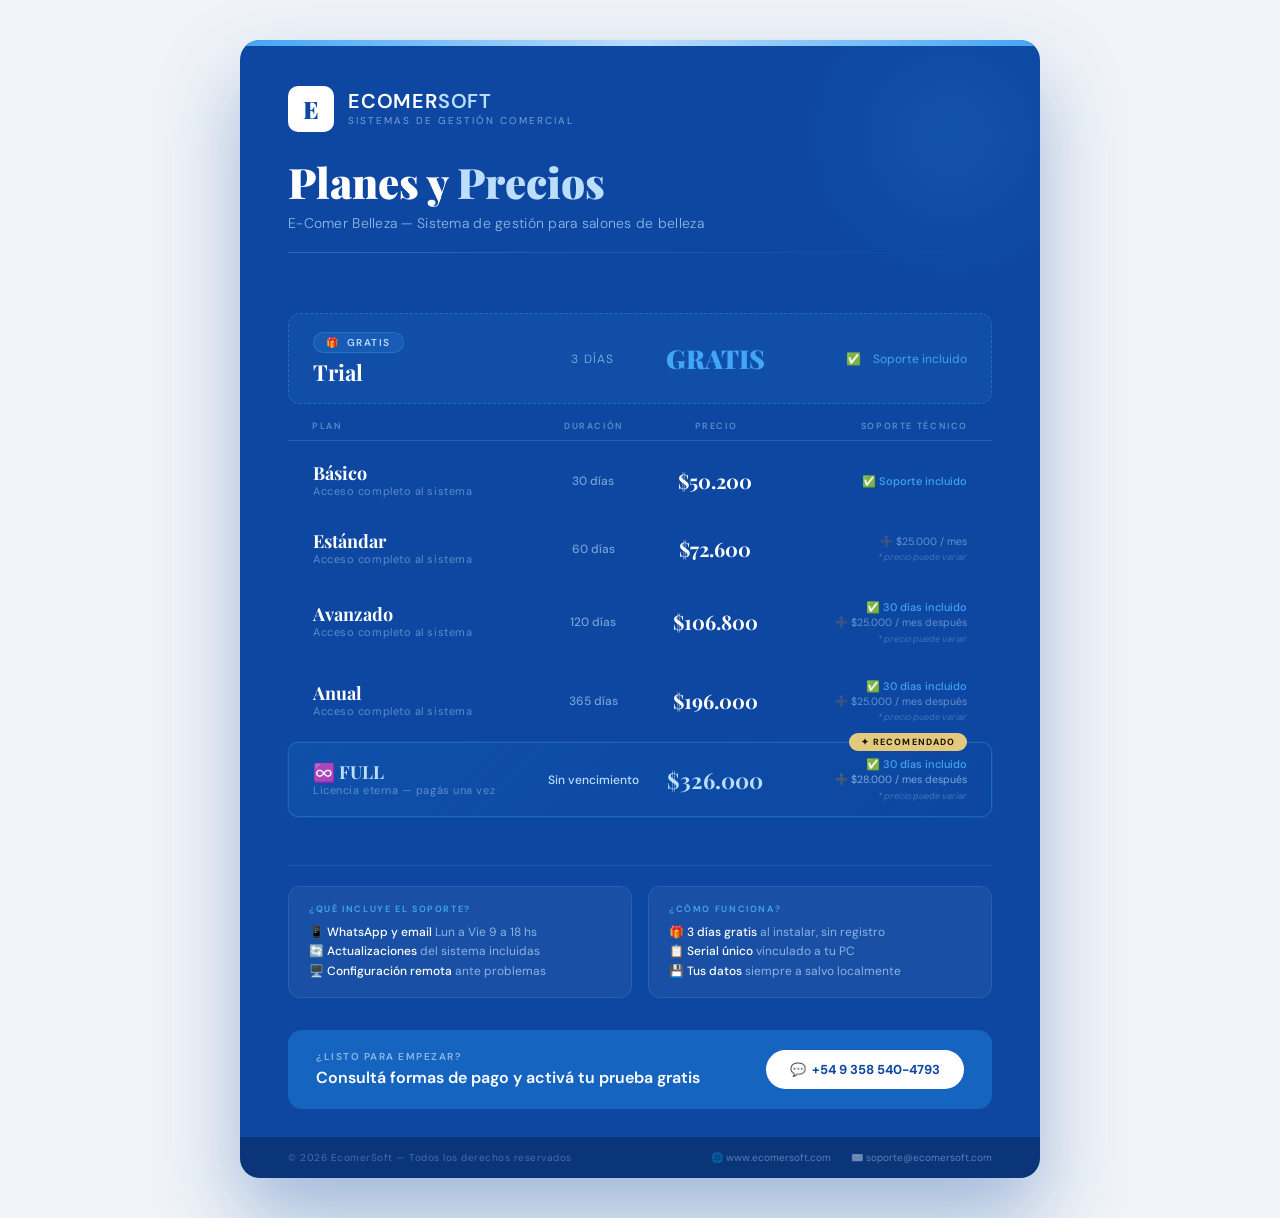
<file: flyer_precios_ecomersoft.html>
<!DOCTYPE html>
<html lang="es">
<head>
<meta charset="UTF-8"/>
<meta name="viewport" content="width=device-width, initial-scale=1.0"/>
<title>EcomerSoft — Planes y Precios</title>
<link href="https://fonts.googleapis.com/css2?family=Playfair+Display:wght@400;700;900&family=DM+Sans:wght@300;400;500;600&display=swap" rel="stylesheet"/>
<style>
:root {
  --navy:    #0D47A1;
  --blue:    #1565C0;
  --lt:      #42A5F5;
  --pale:    #BBDEFB;
  --xpale:   #E3F2FD;
  --white:   #ffffff;
  --dark:    #0D1B2A;
  --gray:    #546E7A;
  --gold:    #E2C97E;
  --gold-dk: #C9A84C;
}

* { box-sizing: border-box; margin: 0; padding: 0; }

body {
  font-family: 'DM Sans', sans-serif;
  background: #f0f4f8;
  display: flex;
  justify-content: center;
  align-items: flex-start;
  min-height: 100vh;
  padding: 40px 20px;
}

.flyer {
  width: 800px;
  background: var(--navy);
  border-radius: 20px;
  overflow: hidden;
  box-shadow: 0 40px 80px rgba(13,71,161,.35);
  position: relative;
}

/* ── TOP ACCENT ── */
.top-bar {
  height: 6px;
  background: linear-gradient(90deg, var(--lt), var(--pale), var(--lt));
}

/* ── HEADER ── */
.header {
  padding: 40px 48px 32px;
  position: relative;
  overflow: hidden;
}

.header::before {
  content: '';
  position: absolute;
  top: -60px; right: -60px;
  width: 300px; height: 300px;
  border-radius: 50%;
  background: radial-gradient(circle, rgba(66,165,245,.12) 0%, transparent 70%);
  pointer-events: none;
}

.brand {
  display: flex;
  align-items: center;
  gap: 14px;
  margin-bottom: 28px;
}

.logo-box {
  width: 46px; height: 46px;
  background: var(--white);
  border-radius: 10px;
  display: flex; align-items: center; justify-content: center;
  font-family: 'Playfair Display', serif;
  font-weight: 900; font-size: 24px;
  color: var(--navy);
  flex-shrink: 0;
}

.brand-text .name {
  font-family: 'DM Sans', sans-serif;
  font-weight: 600;
  font-size: 20px;
  letter-spacing: .04em;
  color: var(--white);
  line-height: 1;
}

.brand-text .name span { color: var(--pale); }

.brand-text .tagline {
  font-size: 10px;
  letter-spacing: .2em;
  text-transform: uppercase;
  color: rgba(187,222,251,.6);
  margin-top: 3px;
}

.header-title {
  font-family: 'Playfair Display', serif;
  font-size: 42px;
  font-weight: 900;
  color: var(--white);
  line-height: 1.05;
  margin-bottom: 10px;
}

.header-title em {
  font-style: normal;
  color: var(--pale);
}

.header-sub {
  font-size: 14px;
  color: rgba(187,222,251,.75);
  font-weight: 300;
  letter-spacing: .02em;
}

.divider-line {
  height: 1px;
  background: linear-gradient(90deg, var(--lt), transparent);
  margin: 20px 0 0;
  opacity: .4;
}

/* ── PLANS ── */
.plans-section {
  padding: 28px 48px 36px;
}

/* Trial — special row */
.trial-row {
  background: rgba(66,165,245,.08);
  border: 1px dashed rgba(66,165,245,.35);
  border-radius: 12px;
  padding: 16px 24px;
  display: grid;
  grid-template-columns: 1fr 100px 120px 180px;
  align-items: center;
  gap: 12px;
  margin-bottom: 16px;
}

.trial-badge {
  display: inline-flex;
  align-items: center;
  gap: 6px;
  background: rgba(66,165,245,.15);
  border: 1px solid rgba(66,165,245,.3);
  border-radius: 50px;
  padding: 3px 12px;
  font-size: 10px;
  font-weight: 600;
  letter-spacing: .15em;
  text-transform: uppercase;
  color: var(--pale);
  margin-bottom: 4px;
}

.trial-name {
  font-family: 'Playfair Display', serif;
  font-size: 22px;
  font-weight: 700;
  color: var(--white);
}

.trial-dur {
  font-size: 12px;
  color: rgba(187,222,251,.6);
  text-transform: uppercase;
  letter-spacing: .1em;
  text-align: center;
}

.trial-price {
  font-family: 'Playfair Display', serif;
  font-size: 26px;
  font-weight: 900;
  color: #42A5F5;
  text-align: center;
}

.trial-support {
  display: flex;
  align-items: center;
  gap: 6px;
  font-size: 12px;
  color: #42A5F5;
  justify-content: flex-end;
}

/* Table header */
.table-header {
  display: grid;
  grid-template-columns: 1fr 100px 120px 180px;
  gap: 12px;
  padding: 0 24px 8px;
  border-bottom: 1px solid rgba(187,222,251,.15);
  margin-bottom: 8px;
}

.table-header span {
  font-size: 9px;
  font-weight: 600;
  letter-spacing: .18em;
  text-transform: uppercase;
  color: rgba(187,222,251,.45);
}

.table-header span:nth-child(2),
.table-header span:nth-child(3) { text-align: center; }
.table-header span:nth-child(4) { text-align: right; }

/* Plan rows */
.plan-row {
  display: grid;
  grid-template-columns: 1fr 100px 120px 180px;
  align-items: center;
  gap: 12px;
  padding: 14px 24px;
  border-radius: 10px;
  border: 1px solid transparent;
  transition: background .2s, border-color .2s;
  margin-bottom: 4px;
}

.plan-row:hover {
  background: rgba(255,255,255,.04);
  border-color: rgba(187,222,251,.12);
}

.plan-row.full-plan {
  background: linear-gradient(135deg, rgba(21,101,192,.3), rgba(13,71,161,.2));
  border: 1px solid rgba(66,165,245,.3);
  box-shadow: 0 0 0 1px rgba(66,165,245,.1);
  position: relative;
}

.recommended-tag {
  position: absolute;
  top: -10px;
  right: 24px;
  background: var(--gold);
  color: #1a1200;
  font-size: 9px;
  font-weight: 700;
  letter-spacing: .12em;
  text-transform: uppercase;
  padding: 3px 12px;
  border-radius: 50px;
}

.plan-info { display: flex; flex-direction: column; gap: 2px; }

.plan-name {
  font-family: 'Playfair Display', serif;
  font-size: 18px;
  font-weight: 700;
  color: var(--white);
  line-height: 1;
}

.plan-row.full-plan .plan-name { color: var(--pale); }

.plan-detail {
  font-size: 11px;
  color: rgba(187,222,251,.45);
  letter-spacing: .05em;
}

.plan-dur {
  font-size: 12px;
  color: rgba(187,222,251,.6);
  text-align: center;
  font-weight: 500;
}

.plan-price {
  text-align: center;
}

.plan-price .amount {
  font-family: 'Playfair Display', serif;
  font-size: 20px;
  font-weight: 700;
  color: var(--white);
  display: block;
  line-height: 1;
}

.plan-row.full-plan .plan-price .amount {
  color: var(--pale);
  font-size: 22px;
}

.plan-support {
  text-align: right;
  display: flex;
  flex-direction: column;
  align-items: flex-end;
  gap: 2px;
}

.support-inc {
  display: inline-flex;
  align-items: center;
  gap: 5px;
  font-size: 11px;
  color: #42A5F5;
  font-weight: 500;
}

.support-extra {
  font-size: 10.5px;
  color: rgba(187,222,251,.5);
  text-align: right;
  line-height: 1.4;
}

.support-note {
  font-size: 9px;
  color: rgba(187,222,251,.3);
  font-style: italic;
}

/* ── DIVIDER ── */
.section-divider {
  height: 1px;
  background: rgba(187,222,251,.1);
  margin: 8px 48px 20px;
}

/* ── FOOTER INFO ── */
.footer-info {
  padding: 0 48px 32px;
  display: grid;
  grid-template-columns: 1fr 1fr;
  gap: 16px;
}

.info-card {
  background: rgba(255,255,255,.05);
  border: 1px solid rgba(187,222,251,.1);
  border-radius: 12px;
  padding: 16px 20px;
}

.info-card .label {
  font-size: 9px;
  font-weight: 600;
  letter-spacing: .18em;
  text-transform: uppercase;
  color: var(--lt);
  margin-bottom: 8px;
  display: block;
}

.info-card .content {
  font-size: 12px;
  color: rgba(187,222,251,.7);
  line-height: 1.6;
}

.info-card .content strong {
  color: var(--white);
  font-weight: 500;
}

/* ── CTA ── */
.cta-section {
  margin: 0 48px;
  padding: 20px 28px;
  background: var(--blue);
  border-radius: 14px;
  display: flex;
  align-items: center;
  justify-content: space-between;
  gap: 20px;
  margin-bottom: 28px;
}

.cta-text .label {
  font-size: 10px;
  font-weight: 600;
  letter-spacing: .15em;
  text-transform: uppercase;
  color: var(--pale);
  opacity: .7;
  margin-bottom: 4px;
}

.cta-text .main {
  font-size: 16px;
  font-weight: 600;
  color: var(--white);
}

.cta-btn {
  display: flex;
  align-items: center;
  gap: 8px;
  background: var(--white);
  color: var(--navy);
  padding: 11px 24px;
  border-radius: 50px;
  font-size: 13px;
  font-weight: 700;
  white-space: nowrap;
  text-decoration: none;
  flex-shrink: 0;
}

/* ── BOTTOM BAR ── */
.bottom-bar {
  background: rgba(0,0,0,.25);
  padding: 14px 48px;
  display: flex;
  align-items: center;
  justify-content: space-between;
}

.bottom-bar .copy {
  font-size: 10px;
  color: rgba(187,222,251,.35);
  letter-spacing: .05em;
}

.bottom-bar .contact {
  font-size: 10px;
  color: rgba(187,222,251,.45);
  display: flex;
  gap: 20px;
}

.bottom-bar .contact span { display: flex; align-items: center; gap: 4px; }
</style>
</head>
<body>
<div class="flyer">
  <div class="top-bar"></div>

  <!-- HEADER -->
  <div class="header">
    <div class="brand">
      <div class="logo-box">E</div>
      <div class="brand-text">
        <div class="name">ECOMER<span>SOFT</span></div>
        <div class="tagline">Sistemas de Gestión Comercial</div>
      </div>
    </div>
    <div class="header-title">Planes y <em>Precios</em></div>
    <div class="header-sub">E-Comer Belleza — Sistema de gestión para salones de belleza</div>
    <div class="divider-line"></div>
  </div>

  <!-- PLANS -->
  <div class="plans-section">

    <!-- TRIAL -->
    <div class="trial-row">
      <div>
        <div class="trial-badge">🎁 &nbsp;Gratis</div>
        <div class="trial-name">Trial</div>
      </div>
      <div class="trial-dur">3 días</div>
      <div class="trial-price">GRATIS</div>
      <div class="trial-support">✅ &nbsp;<span style="font-size:12px;color:#42A5F5;">Soporte incluido</span></div>
    </div>

    <!-- TABLE HEADER -->
    <div class="table-header">
      <span>Plan</span>
      <span>Duración</span>
      <span>Precio</span>
      <span>Soporte técnico</span>
    </div>

    <!-- BÁSICO -->
    <div class="plan-row">
      <div class="plan-info">
        <span class="plan-name">Básico</span>
        <span class="plan-detail">Acceso completo al sistema</span>
      </div>
      <div class="plan-dur">30 días</div>
      <div class="plan-price"><span class="amount">$50.200</span></div>
      <div class="plan-support">
        <span class="support-inc">✅ Soporte incluido</span>
      </div>
    </div>

    <!-- ESTÁNDAR -->
    <div class="plan-row">
      <div class="plan-info">
        <span class="plan-name">Estándar</span>
        <span class="plan-detail">Acceso completo al sistema</span>
      </div>
      <div class="plan-dur">60 días</div>
      <div class="plan-price"><span class="amount">$72.600</span></div>
      <div class="plan-support">
        <span class="support-extra">➕ $25.000 / mes</span>
        <span class="support-note">* precio puede variar</span>
      </div>
    </div>

    <!-- AVANZADO -->
    <div class="plan-row">
      <div class="plan-info">
        <span class="plan-name">Avanzado</span>
        <span class="plan-detail">Acceso completo al sistema</span>
      </div>
      <div class="plan-dur">120 días</div>
      <div class="plan-price"><span class="amount">$106.800</span></div>
      <div class="plan-support">
        <span class="support-inc">✅ 30 días incluido</span>
        <span class="support-extra">➕ $25.000 / mes después</span>
        <span class="support-note">* precio puede variar</span>
      </div>
    </div>

    <!-- ANUAL -->
    <div class="plan-row">
      <div class="plan-info">
        <span class="plan-name">Anual</span>
        <span class="plan-detail">Acceso completo al sistema</span>
      </div>
      <div class="plan-dur">365 días</div>
      <div class="plan-price"><span class="amount">$196.000</span></div>
      <div class="plan-support">
        <span class="support-inc">✅ 30 días incluido</span>
        <span class="support-extra">➕ $25.000 / mes después</span>
        <span class="support-note">* precio puede variar</span>
      </div>
    </div>

    <!-- FULL -->
    <div class="plan-row full-plan">
      <div class="recommended-tag">✦ Recomendado</div>
      <div class="plan-info">
        <span class="plan-name">♾️ FULL</span>
        <span class="plan-detail">Licencia eterna — pagás una vez</span>
      </div>
      <div class="plan-dur" style="color:var(--pale);">Sin vencimiento</div>
      <div class="plan-price"><span class="amount">$326.000</span></div>
      <div class="plan-support">
        <span class="support-inc" style="color:#42A5F5;">✅ 30 días incluido</span>
        <span class="support-extra" style="color:rgba(187,222,251,.65);">➕ $28.000 / mes después</span>
        <span class="support-note">* precio puede variar</span>
      </div>
    </div>

  </div>

  <!-- DIVIDER -->
  <div class="section-divider"></div>

  <!-- FOOTER INFO CARDS -->
  <div class="footer-info">
    <div class="info-card">
      <span class="label">¿Qué incluye el soporte?</span>
      <div class="content">
        <strong>📱 WhatsApp y email</strong> Lun a Vie 9 a 18 hs<br>
        <strong>🔄 Actualizaciones</strong> del sistema incluidas<br>
        <strong>🖥️ Configuración remota</strong> ante problemas
      </div>
    </div>
    <div class="info-card">
      <span class="label">¿Cómo funciona?</span>
      <div class="content">
        <strong>🎁 3 días gratis</strong> al instalar, sin registro<br>
        <strong>📋 Serial único</strong> vinculado a tu PC<br>
        <strong>💾 Tus datos</strong> siempre a salvo localmente
      </div>
    </div>
  </div>

  <!-- CTA -->
  <div class="cta-section">
    <div class="cta-text">
      <div class="label">¿Listo para empezar?</div>
      <div class="main">Consultá formas de pago y activá tu prueba gratis</div>
    </div>
    <a class="cta-btn" href="https://wa.me/5493585404793">
      💬 &nbsp;+54 9 358 540-4793
    </a>
  </div>

  <!-- BOTTOM BAR -->
  <div class="bottom-bar">
    <span class="copy">© 2026 EcomerSoft — Todos los derechos reservados</span>
    <div class="contact">
      <span>🌐 www.ecomersoft.com</span>
      <span>✉️ soporte@ecomersoft.com</span>
    </div>
  </div>
</div>
</body>
</html>
</file>
<file: style.css>
:root {
  --bg:         #080f1f;
  --bg2:        #0d1a35;
  --card:       #0f2040;
  --border:     #1a3a6e;
  --primary:    #1565C0;
  --primary-lt: #42A5F5;
  --primary-dk: #0D47A1;
  --gold:       #e2c97e;
  --text:       #ddeeff;
  --muted:      #7aaad4;
  --white:      #ffffff;
}

*, *::before, *::after { box-sizing: border-box; margin: 0; padding: 0; }
html { scroll-behavior: smooth; }

body {
  background: var(--bg);
  color: var(--text);
  font-family: 'Outfit', sans-serif;
  font-weight: 400;
  line-height: 1.6;
  overflow-x: hidden;
}

body::before {
  content: '';
  position: fixed; inset: 0;
  background-image: url("data:image/svg+xml,%3Csvg viewBox='0 0 200 200' xmlns='http://www.w3.org/2000/svg'%3E%3Cfilter id='n'%3E%3CfeTurbulence type='fractalNoise' baseFrequency='0.9' numOctaves='4' stitchTiles='stitch'/%3E%3C/filter%3E%3Crect width='100%25' height='100%25' filter='url(%23n)' opacity='0.04'/%3E%3C/svg%3E");
  pointer-events: none;
  z-index: 0;
}

/* ── NAV ── */
nav {
  position: sticky; top: 0; z-index: 100;
  display: flex; align-items: center; justify-content: space-between;
  padding: 18px 48px;
  background: rgba(8,25,26,.88);
  backdrop-filter: blur(14px);
  border-bottom: 1px solid var(--border);
}

.nav-logo {
  display: flex; align-items: center; gap: 12px;
  text-decoration: none;
}
.logo-box {
  width: 38px; height: 38px;
  background: var(--primary); border-radius: 8px;
  display: flex; align-items: center; justify-content: center;
  font-family: 'Cormorant Garamond', serif;
  font-weight: 700; font-size: 22px; color: var(--bg);
}
.logo-text .top {
  font-family: 'Outfit', sans-serif;
  font-weight: 600; font-size: 15px;
  letter-spacing: .05em; color: var(--text);
}
.logo-text .top span { color: var(--primary); }
.logo-text .sub {
  font-size: 9px; letter-spacing: .18em;
  text-transform: uppercase; color: var(--muted);
}

.nav-right {
  display: flex; align-items: center; gap: 10px;
}
.nav-back {
  color: var(--muted); font-size: 13px;
  text-decoration: none; padding: 8px 16px;
  border: 1px solid var(--border); border-radius: 50px;
  transition: color .2s, border-color .2s;
}
.nav-back:hover { color: var(--primary-lt); border-color: var(--primary); }

.cta-nav {
  display: flex; align-items: center; gap: 8px;
  background: var(--primary); color: var(--bg);
  padding: 9px 22px; border-radius: 50px;
  font-weight: 600; font-size: 13px;
  text-decoration: none;
  transition: background .2s, transform .15s;
}
.cta-nav:hover { background: var(--primary-lt); transform: translateY(-1px); }

/* ── HERO ── */
.hero {
  position: relative; text-align: center;
  padding: 100px 24px 80px; overflow: hidden;
}
.hero-glow {
  position: absolute; top: -120px; left: 50%; transform: translateX(-50%);
  width: 700px; height: 500px;
  background: radial-gradient(ellipse, rgba(20,184,166,.18) 0%, transparent 70%);
  pointer-events: none;
}
.hero-badge {
  display: inline-block;
  background: rgba(20,184,166,.12);
  border: 1px solid rgba(20,184,166,.35);
  color: var(--primary-lt);
  font-size: 11px; letter-spacing: .2em; text-transform: uppercase;
  padding: 6px 18px; border-radius: 50px;
  margin-bottom: 28px;
  animation: fadeUp .7s ease both;
}
.hero h1 {
  font-family: 'Cormorant Garamond', serif;
  font-size: clamp(42px, 7vw, 82px);
  font-weight: 600; line-height: 1.05;
  color: var(--white);
  animation: fadeUp .7s .1s ease both;
}
.hero h1 em {
  font-style: normal;
  background: linear-gradient(135deg, var(--primary-lt), var(--primary));
  -webkit-background-clip: text;
  -webkit-text-fill-color: transparent;
  background-clip: text;
}
.hero p {
  max-width: 520px; margin: 24px auto 0;
  font-size: 17px; color: var(--muted); font-weight: 300;
  animation: fadeUp .7s .2s ease both;
}

/* ── SECTION COMMON ── */
.section-label { text-align: center; padding: 0 24px; margin-bottom: 16px; }
.section-label span {
  display: inline-block; font-size: 10px;
  letter-spacing: .22em; text-transform: uppercase;
  color: var(--primary); border-bottom: 1px solid var(--primary); padding-bottom: 4px;
}
.section-title {
  text-align: center;
  font-family: 'Cormorant Garamond', serif;
  font-size: clamp(30px, 4vw, 46px);
  font-weight: 600; color: var(--white); margin-bottom: 12px;
}
.section-sub {
  text-align: center; color: var(--muted);
  font-size: 15px; max-width: 480px;
  margin: 0 auto 56px;
}

/* ── FEATURES STRIP ── */
.features-strip {
  display: flex; flex-wrap: wrap;
  justify-content: center; gap: 10px;
  padding: 0 24px 72px;
  max-width: 900px; margin: 0 auto;
  animation: fadeUp .7s .3s ease both;
}
.feat-pill {
  display: flex; align-items: center; gap: 8px;
  background: rgba(20,184,166,.08);
  border: 1px solid rgba(20,184,166,.2);
  color: var(--text); padding: 8px 18px;
  border-radius: 50px; font-size: 13px;
}
.feat-pill .dot {
  width: 6px; height: 6px;
  border-radius: 50%; background: var(--primary); flex-shrink: 0;
}

/* ── PLANS ── */
.plans-section { padding: 0 24px 100px; }
.plans-grid {
  display: grid;
  grid-template-columns: repeat(auto-fit, minmax(220px, 1fr));
  gap: 16px; max-width: 1160px; margin: 0 auto;
}
.plan-card {
  position: relative;
  background: var(--card); border: 1px solid var(--border);
  border-radius: 18px; padding: 32px 24px 28px;
  display: flex; flex-direction: column;
  transition: transform .25s, border-color .25s, box-shadow .25s;
  animation: fadeUp .6s ease both;
}
.plan-card:hover {
  transform: translateY(-5px);
  border-color: var(--primary);
  box-shadow: 0 12px 40px rgba(20,184,166,.12);
}
.plan-card.trial { border-style: dashed; border-color: #1a3a6e; background: rgba(17,38,40,.6); }
.plan-card.trial:hover { border-color: var(--primary); border-style: solid; }
.plan-card.full {
  background: linear-gradient(145deg, #0d3535, #112e30);
  border: 1px solid var(--primary);
  box-shadow: 0 0 0 1px rgba(20,184,166,.15), 0 8px 32px rgba(20,184,166,.1);
}
.plan-card.full:hover {
  transform: translateY(-6px);
  box-shadow: 0 0 0 1px rgba(94,234,212,.4), 0 16px 48px rgba(20,184,166,.2);
}
.plan-badge {
  position: absolute; top: -12px; left: 50%; transform: translateX(-50%);
  background: var(--gold); color: #1a1200;
  font-size: 10px; font-weight: 700; letter-spacing: .15em; text-transform: uppercase;
  padding: 4px 16px; border-radius: 50px; white-space: nowrap;
}
.plan-badge.free { background: var(--primary); color: var(--bg); }
.plan-icon { font-size: 28px; margin-bottom: 12px; }
.plan-name {
  font-family: 'Cormorant Garamond', serif;
  font-size: 24px; font-weight: 600; color: var(--white); margin-bottom: 4px;
}
.plan-duration {
  font-size: 12px; letter-spacing: .12em;
  text-transform: uppercase; color: var(--muted); margin-bottom: 20px;
}
.plan-divider { height: 1px; background: var(--border); margin-bottom: 20px; }
.plan-card.full .plan-divider { background: rgba(20,184,166,.25); }
.plan-features { list-style: none; flex: 1; margin-bottom: 24px; }
.plan-features li {
  font-size: 13px; color: var(--muted);
  padding: 5px 0; display: flex; align-items: center; gap: 8px;
}
.plan-features li::before { content: '✓'; color: var(--primary); font-weight: 700; font-size: 12px; flex-shrink: 0; }
.plan-card.full .plan-features li { color: #9dd5ce; }
.plan-cta {
  display: block; text-align: center;
  background: transparent; border: 1px solid var(--border);
  color: var(--muted); padding: 11px 20px; border-radius: 50px;
  font-size: 13px; font-weight: 500; text-decoration: none;
  transition: all .2s;
}
.plan-cta:hover { background: rgba(20,184,166,.1); border-color: var(--primary); color: var(--primary-lt); }
.plan-card.full .plan-cta { background: var(--primary); border-color: var(--primary); color: var(--bg); font-weight: 600; }
.plan-card.full .plan-cta:hover { background: var(--primary-lt); border-color: var(--primary-lt); }
.plan-card.trial .plan-cta { background: rgba(20,184,166,.08); border-color: rgba(20,184,166,.3); color: var(--primary-lt); }
.plan-card.trial .plan-cta:hover { background: rgba(20,184,166,.18); border-color: var(--primary); }
.plans-note { text-align: center; margin-top: 32px; font-size: 13px; color: var(--muted); }
.plans-note span { color: var(--primary-lt); }
.plan-card:nth-child(1) { animation-delay: .05s; }
.plan-card:nth-child(2) { animation-delay: .12s; }
.plan-card:nth-child(3) { animation-delay: .19s; }
.plan-card:nth-child(4) { animation-delay: .26s; }
.plan-card:nth-child(5) { animation-delay: .33s; }
.plan-card:nth-child(6) { animation-delay: .40s; }

/* ── CONTACT ── */
.contact-section {
  background: var(--bg2); border-top: 1px solid var(--border);
  padding: 80px 24px; text-align: center;
}
.contact-cards {
  display: flex; flex-wrap: wrap;
  justify-content: center; gap: 16px;
  max-width: 700px; margin: 0 auto 40px;
}
.contact-card {
  background: var(--card); border: 1px solid var(--border);
  border-radius: 14px; padding: 24px 32px; min-width: 200px;
  transition: border-color .2s;
}
.contact-card:hover { border-color: var(--primary); }
.contact-card .icon { font-size: 26px; margin-bottom: 10px; }
.contact-card .label { font-size: 10px; letter-spacing: .18em; text-transform: uppercase; color: var(--muted); margin-bottom: 6px; }
.contact-card .value { font-size: 15px; font-weight: 500; color: var(--text); }
.contact-card .hours { font-size: 12px; color: var(--muted); margin-top: 4px; }
.btn-wa {
  display: inline-flex; align-items: center; gap: 10px;
  background: #25D366; color: #fff;
  font-weight: 600; font-size: 15px;
  padding: 15px 38px; border-radius: 50px;
  text-decoration: none;
  box-shadow: 0 4px 20px rgba(37,211,102,.3);
  transition: transform .2s, box-shadow .2s;
}
.btn-wa:hover { transform: translateY(-2px); box-shadow: 0 8px 28px rgba(37,211,102,.4); }
.btn-wa svg { width: 22px; height: 22px; fill: currentColor; }

/* ── FOOTER ── */
footer {
  text-align: center; padding: 28px 24px;
  border-top: 1px solid var(--border);
  font-size: 12px; color: var(--muted);
}
footer span { color: var(--primary); }

/* ── SYSTEM CARDS (index) ── */
.systems-section { padding: 0 24px 100px; }
.systems-grid {
  display: grid;
  grid-template-columns: repeat(auto-fit, minmax(280px, 1fr));
  gap: 24px; max-width: 960px; margin: 0 auto;
}
.sys-card {
  background: var(--card); border: 1px solid var(--border);
  border-radius: 20px; padding: 40px 32px;
  text-decoration: none; color: inherit;
  display: flex; flex-direction: column;
  transition: transform .25s, border-color .25s, box-shadow .25s;
  animation: fadeUp .6s ease both;
}
.sys-card:hover {
  transform: translateY(-6px);
  border-color: var(--primary);
  box-shadow: 0 16px 48px rgba(20,184,166,.13);
}
.sys-card.coming {
  opacity: .55; cursor: default;
  border-style: dashed;
}
.sys-card.coming:hover { transform: none; border-color: var(--border); box-shadow: none; }
.sys-icon { font-size: 40px; margin-bottom: 18px; }
.sys-tag {
  font-size: 10px; letter-spacing: .2em; text-transform: uppercase;
  color: var(--primary); margin-bottom: 8px;
}
.sys-name {
  font-family: 'Cormorant Garamond', serif;
  font-size: 32px; font-weight: 600; color: var(--white); margin-bottom: 12px;
}
.sys-desc { font-size: 14px; color: var(--muted); flex: 1; margin-bottom: 28px; }
.sys-features { list-style: none; margin-bottom: 28px; }
.sys-features li {
  font-size: 13px; color: var(--muted);
  padding: 4px 0; display: flex; align-items: center; gap: 8px;
}
.sys-features li::before { content: '→'; color: var(--primary); font-size: 12px; }
.sys-link {
  display: flex; align-items: center; justify-content: space-between;
  color: var(--primary-lt); font-size: 13px; font-weight: 500;
}
.sys-link span { font-size: 18px; transition: transform .2s; }
.sys-card:not(.coming):hover .sys-link span { transform: translateX(4px); }
.sys-card:nth-child(1) { animation-delay: .08s; }
.sys-card:nth-child(2) { animation-delay: .18s; }
.sys-card:nth-child(3) { animation-delay: .28s; }

/* ── ANIMATIONS ── */
@keyframes fadeUp {
  from { opacity: 0; transform: translateY(22px); }
  to   { opacity: 1; transform: translateY(0); }
}

/* ── RESPONSIVE ── */
@media (max-width: 640px) {
  nav { padding: 14px 20px; }
  .hero { padding: 72px 20px 60px; }
  .plans-grid { grid-template-columns: 1fr 1fr; }
  .systems-grid { grid-template-columns: 1fr; }
}
@media (max-width: 440px) {
  .plans-grid { grid-template-columns: 1fr; }
}

/* ── Formulario de contacto ──────────────────────────────────────────────── */
.contact-form-wrap {
  max-width: 680px;
  margin: 48px auto 40px;
  background: var(--card);
  border: 1px solid var(--border);
  border-radius: 20px;
  padding: 36px 40px;
  text-align: left;
}
.form-title {
  font-size: 1.25rem;
  font-weight: 700;
  color: var(--white);
  margin-bottom: 6px;
}
.form-sub {
  font-size: 0.9rem;
  color: var(--muted);
  margin-bottom: 28px;
}
.form-row {
  display: grid;
  grid-template-columns: 1fr 1fr;
  gap: 16px;
}
@media (max-width: 560px) {
  .form-row { grid-template-columns: 1fr; }
  .contact-form-wrap { padding: 24px 20px; }
}
.form-group {
  display: flex;
  flex-direction: column;
  gap: 6px;
  margin-bottom: 16px;
}
.form-group label {
  font-size: 0.85rem;
  font-weight: 600;
  color: var(--primary-lt);
  letter-spacing: 0.02em;
}
.form-group input,
.form-group select,
.form-group textarea {
  background: var(--bg2);
  border: 1px solid var(--border);
  border-radius: 10px;
  padding: 12px 14px;
  color: var(--text);
  font-size: 0.95rem;
  font-family: inherit;
  transition: border-color 0.2s;
  outline: none;
  width: 100%;
}
.form-group input::placeholder,
.form-group textarea::placeholder {
  color: var(--muted);
}
.form-group input:focus,
.form-group select:focus,
.form-group textarea:focus {
  border-color: var(--primary);
  box-shadow: 0 0 0 3px rgba(20,184,166,0.12);
}
.form-group select option {
  background: var(--bg2);
  color: var(--text);
}
.form-group textarea {
  resize: vertical;
  min-height: 100px;
}
.form-btn {
  display: inline-flex;
  align-items: center;
  gap: 8px;
  background: var(--primary);
  color: #000;
  font-weight: 700;
  font-size: 1rem;
  padding: 13px 28px;
  border: none;
  border-radius: 10px;
  cursor: pointer;
  transition: background 0.2s, transform 0.1s;
  width: 100%;
  justify-content: center;
  margin-top: 4px;
}
.form-btn:hover {
  background: var(--primary-lt);
  transform: translateY(-1px);
}
.form-note {
  font-size: 0.78rem;
  color: var(--muted);
  margin-top: 10px;
  text-align: center;
}
</file>
